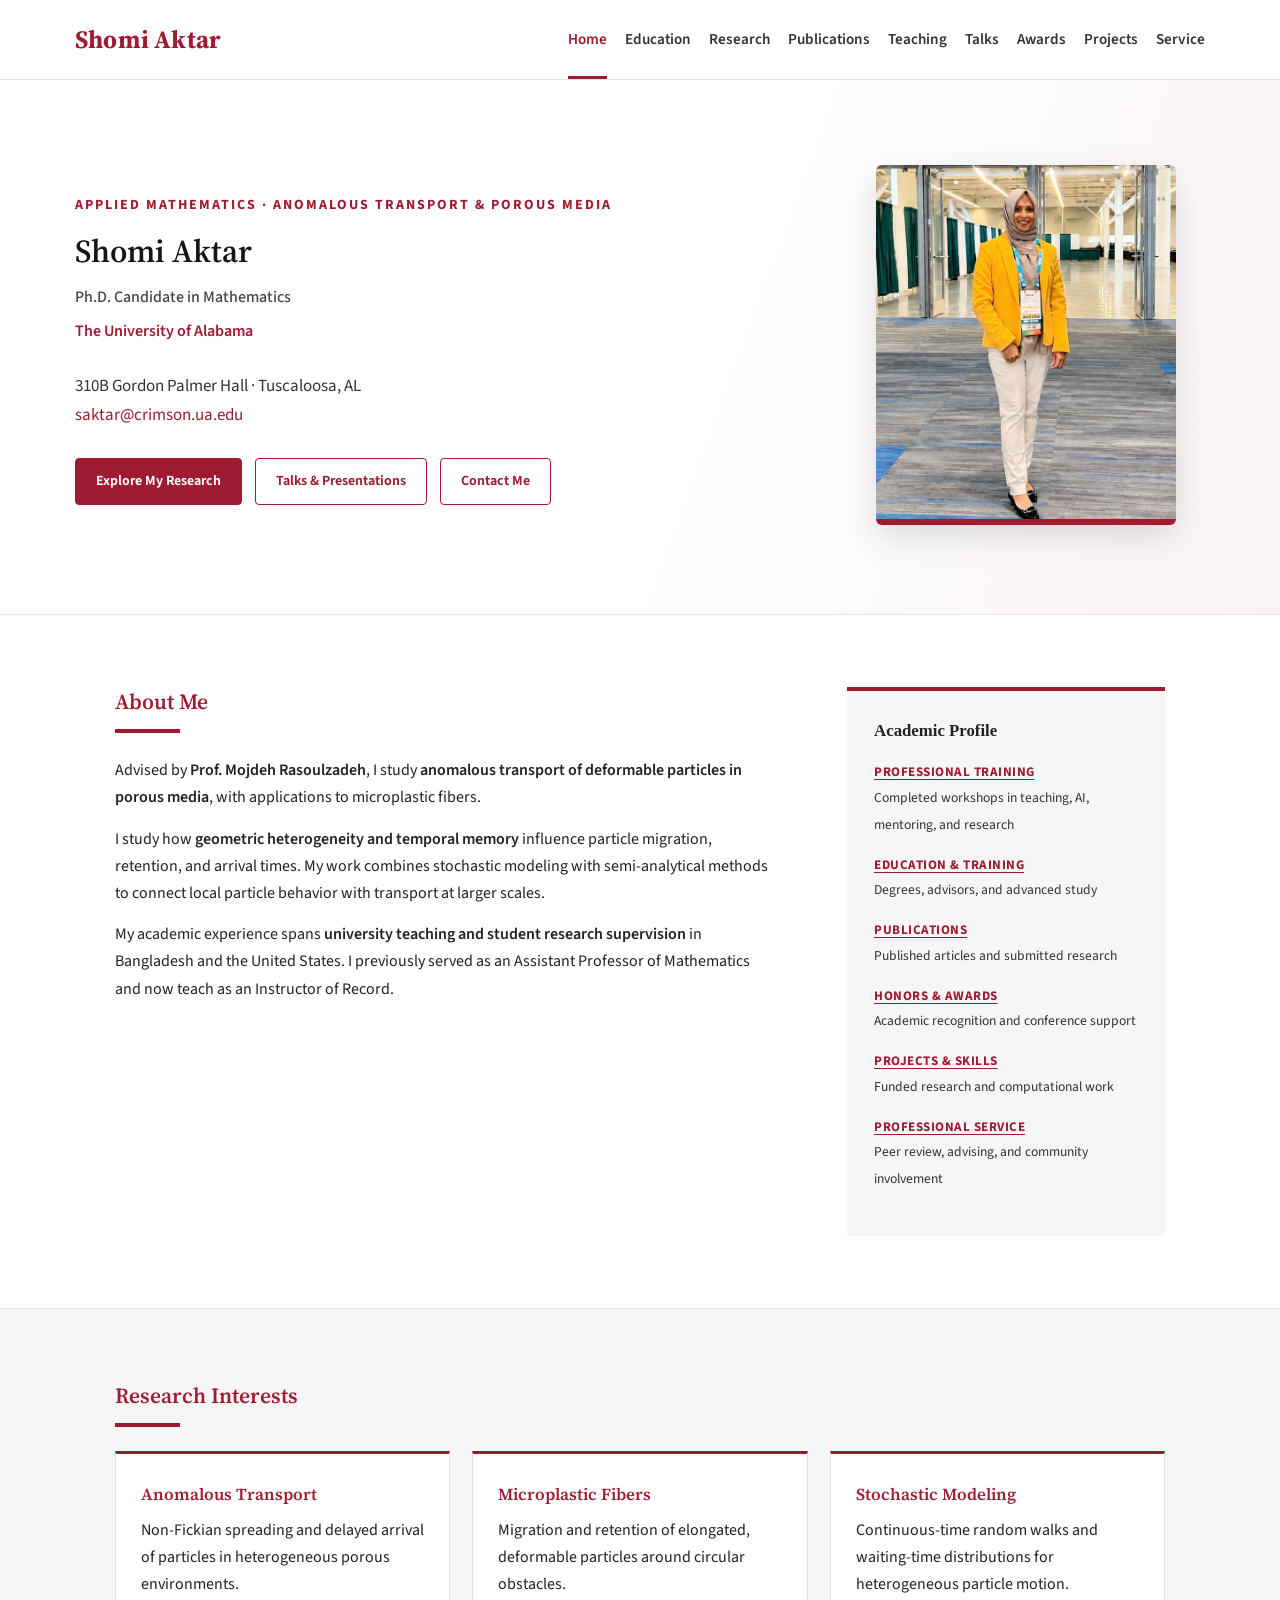
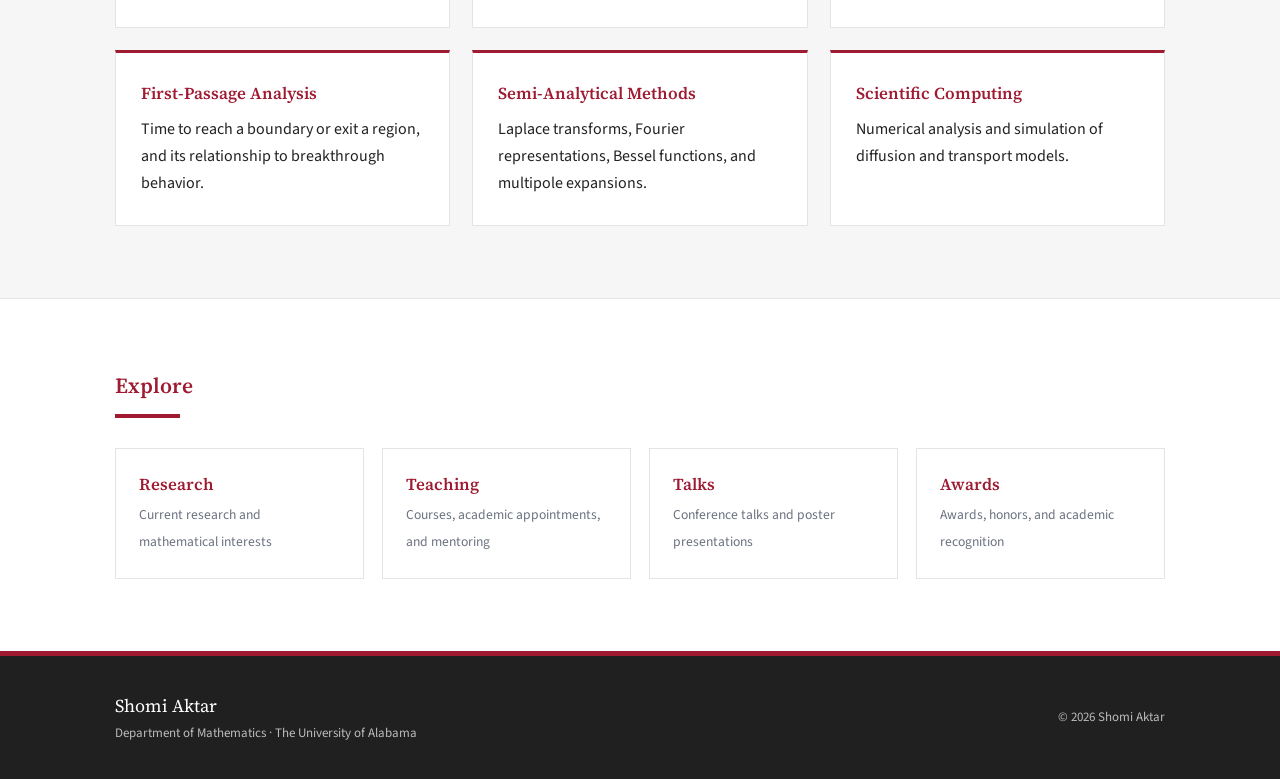
<file: index.html>
<!DOCTYPE html>
<html lang="en">

<head>
  <meta name="google-site-verification" content="-qsMEKippiDE68n0DfkRLY-4a-2fXHaoB4PXM5urF2s" />
  <meta charset="UTF-8">
  <meta name="viewport" content="width=device-width, initial-scale=1.0">

  <title>Shomi Aktar | Applied Mathematics</title>

  <meta name="description"
        content="Academic website of Shomi Aktar, Ph.D. Candidate in Mathematics at The University of Alabama. Research in applied mathematics, stochastic modeling, porous media transport, and scientific computing.">

  <link rel="stylesheet" href="/assets/site.css">
<link href="https://fonts.googleapis.com/css2?family=Source+Sans+3:wght@400;600;700&amp;family=Source+Serif+4:wght@400;600;700&amp;display=swap" rel="stylesheet">
</head>


<body><a class="skip-link" href="#main">Skip to content</a>




<header>

  <div class="nav-container">

    <a class="site-name" href="/">Shomi Aktar</a>

    <nav aria-label="Main navigation"><ul><li><a href="/" class="active" aria-current="page">Home</a></li>
<li><a href="/education/">Education</a></li>
<li><a href="/research/">Research</a></li>
<li><a href="/publications/">Publications</a></li>
<li><a href="/teaching/">Teaching</a></li>
<li><a href="/talks/">Talks</a></li>
<li><a href="/awards/">Awards</a></li>
<li><a href="/projects/">Projects</a></li>
<li><a href="/service/">Service</a></li></ul></nav>

  </div>

</header><main id="main">




<section class="hero">

  <div class="hero-container">

    <div>

      <div class="eyebrow">
  APPLIED MATHEMATICS · ANOMALOUS TRANSPORT &amp; POROUS MEDIA
</div>

<h1>Shomi Aktar</h1>

<h2>Ph.D. Candidate in Mathematics</h2>

<div class="university">
  The University of Alabama
</div>

<div style="font-family: inherit;
            font-size: 17px;
            line-height: 1.7;
            color: #333333;
            margin-top: 24px;
            margin-bottom: 28px;">

  310B Gordon Palmer Hall · Tuscaloosa, AL<br>

  <a href="mailto:saktar@crimson.ua.edu"
     style="color: #9E1B32; text-decoration: none;">
    saktar@crimson.ua.edu
  </a>

</div>
      
      <div class="hero-buttons">

        <a class="button button-primary"
           href="/research/">
          Explore My Research
        </a>

        <a class="button button-secondary"
           href="/talks/">
          Talks & Presentations
        </a>

        <a class="button button-secondary"
           href="mailto:saktar@crimson.ua.edu">
          Contact Me
        </a>

      </div>

    </div>


    <div class="photo-area">

      

      <img
        src="assets/shomi-profile.jpg"
        alt="Shomi Aktar"
        class="profile-photo">

    </div>

  </div>

</section>




<section>

  <div class="container">

    <div class="about-grid">

      <div class="about-text">

        <h2 class="section-title">About Me</h2>
        <div class="title-line"></div>

<p>Advised by <strong>Prof. Mojdeh Rasoulzadeh</strong>, I study <strong>anomalous transport of deformable particles in porous media</strong>, with applications to microplastic fibers.</p>
<p>I study how <strong>geometric heterogeneity and temporal memory</strong> influence particle migration, retention, and arrival times. My work combines stochastic modeling with semi-analytical methods to connect local particle behavior with transport at larger scales.</p>
<p>My academic experience spans <strong>university teaching and student research supervision</strong> in Bangladesh and the United States. I previously served as an Assistant Professor of Mathematics and now teach as an Instructor of Record.</p>
      </div>


      <aside class="info-box">
<h3>Academic Profile</h3>
<div class="info-item"><span class="info-label"><a href="/teaching/#professional-training">Professional Training</a></span><span class="info-value">Completed workshops in teaching, AI, mentoring, and research</span></div>
<div class="info-item"><span class="info-label"><a href="/education/">Education &amp; Training</a></span><span class="info-value">Degrees, advisors, and advanced study</span></div>
<div class="info-item"><span class="info-label"><a href="/publications/">Publications</a></span><span class="info-value">Published articles and submitted research</span></div>
<div class="info-item"><span class="info-label"><a href="/awards/">Honors &amp; Awards</a></span><span class="info-value">Academic recognition and conference support</span></div>
<div class="info-item"><span class="info-label"><a href="/projects/">Projects &amp; Skills</a></span><span class="info-value">Funded research and computational work</span></div>
<div class="info-item"><span class="info-label"><a href="/service/">Professional Service</a></span><span class="info-value">Peer review, advising, and community involvement</span></div>
</aside>
      
    </div>

  </div>

</section>




<section class="research-section">

  <div class="container">

    <h2 class="section-title">Research Interests</h2>
    <div class="title-line"></div>

    <div class="research-grid">


      <div class="research-card"><h3>Anomalous Transport</h3><p>Non-Fickian spreading and delayed arrival of particles in heterogeneous porous environments.</p></div>


      <div class="research-card"><h3>Microplastic Fibers</h3><p>Migration and retention of elongated, deformable particles around circular obstacles.</p></div>


      <div class="research-card"><h3>Stochastic Modeling</h3><p>Continuous-time random walks and waiting-time distributions for heterogeneous particle motion.</p></div>


      <div class="research-card"><h3>First-Passage Analysis</h3><p>Time to reach a boundary or exit a region, and its relationship to breakthrough behavior.</p></div>


      <div class="research-card"><h3>Semi-Analytical Methods</h3><p>Laplace transforms, Fourier representations, Bessel functions, and multipole expansions.</p></div>


      <div class="research-card"><h3>Scientific Computing</h3><p>Numerical analysis and simulation of diffusion and transport models.</p></div>


    </div>

  </div>

</section>




<section>

  <div class="container">

    <h2 class="section-title">Explore</h2>
    <div class="title-line"></div>

    <div class="quick-links">

      <a href="/research/" class="quick-link">
        <strong>Research</strong>
        <span>Current research and mathematical interests</span>
      </a>

      <a href="/teaching/" class="quick-link">
        <strong>Teaching</strong>
        <span>Courses, academic appointments, and mentoring</span>
      </a>

      <a href="/talks/" class="quick-link">
        <strong>Talks</strong>
        <span>Conference talks and poster presentations</span>
      </a>

      <a href="/awards/" class="quick-link">
        <strong>Awards</strong>
        <span>Awards, honors, and academic recognition</span>
      </a>

    </div>

  </div>

</section>




</main><footer>

  <div class="footer-container">

    <div>

      <div class="footer-name">
        Shomi Aktar
      </div>

      <div class="footer-text">
        Department of Mathematics · The University of Alabama
      </div>

    </div>


    <div class="footer-text">

      © 2026 Shomi Aktar

    </div>

  </div>

</footer>


</body>
</html>
</file>
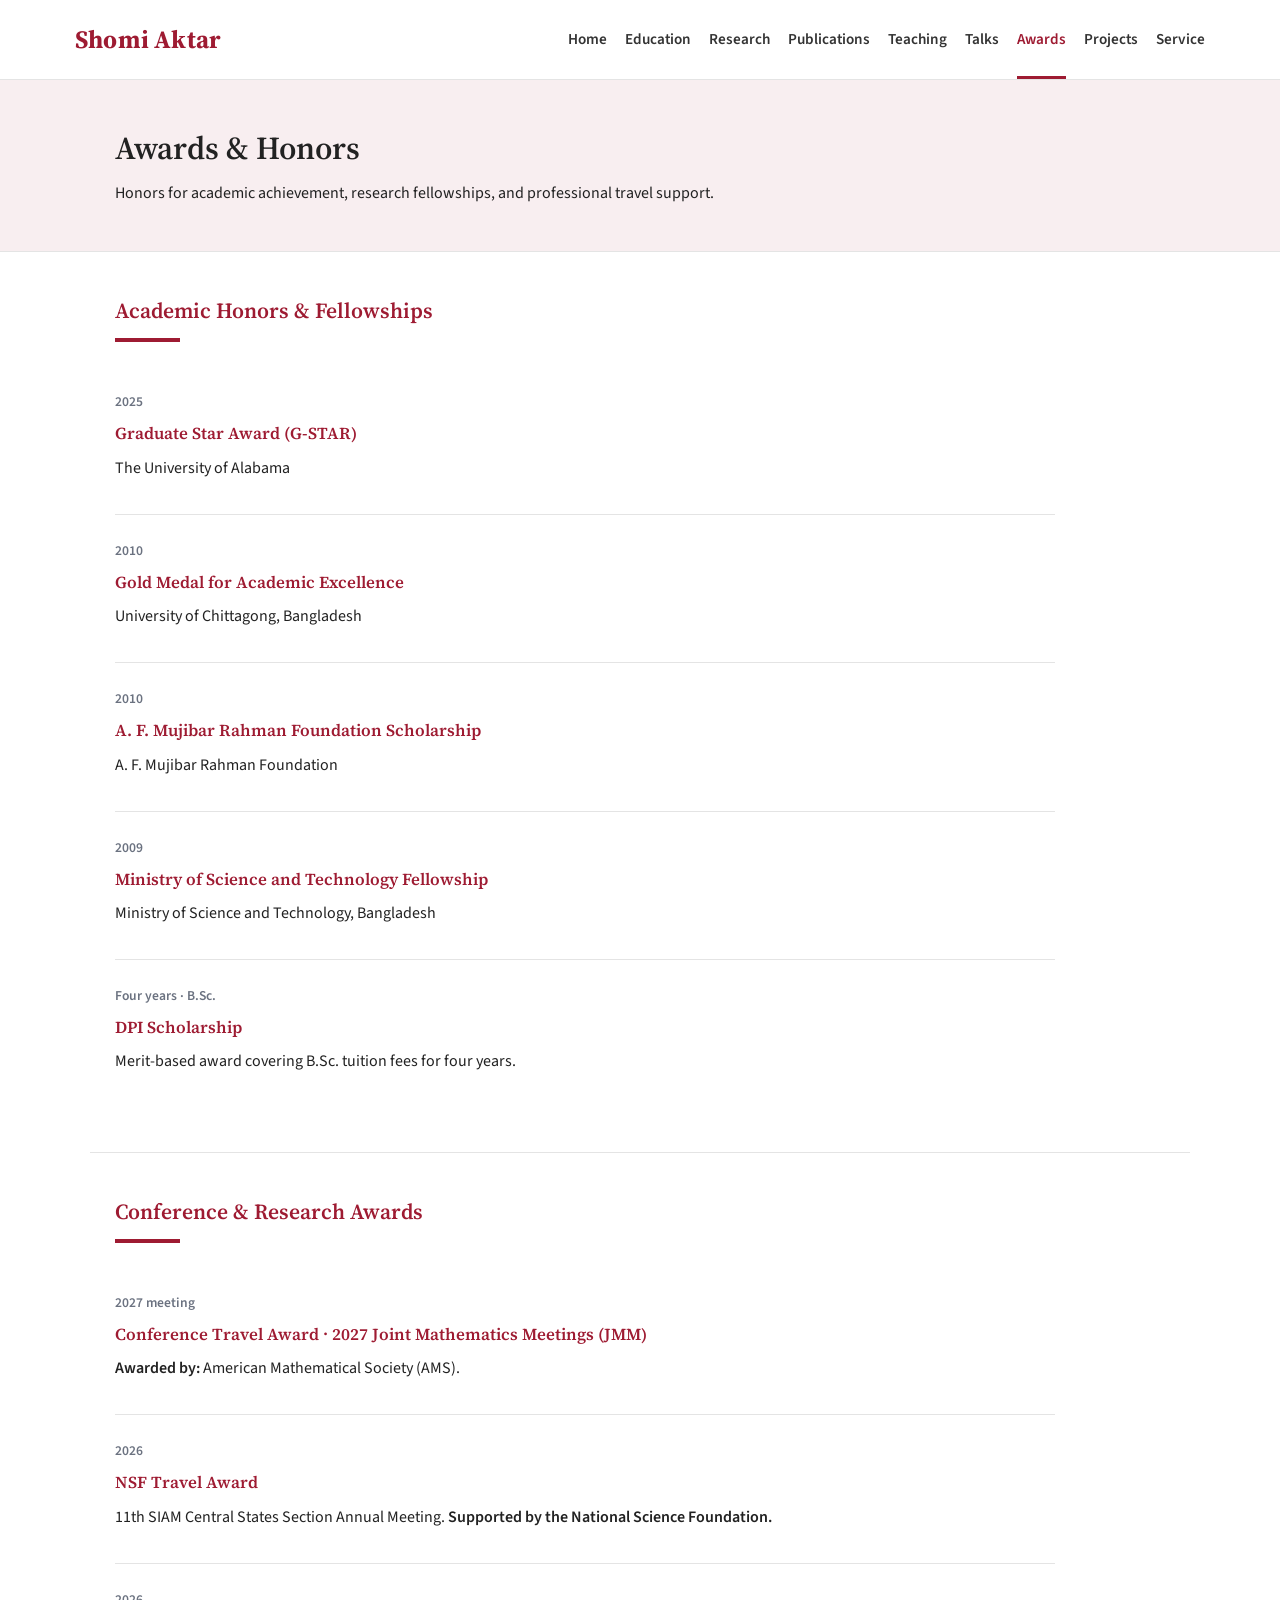
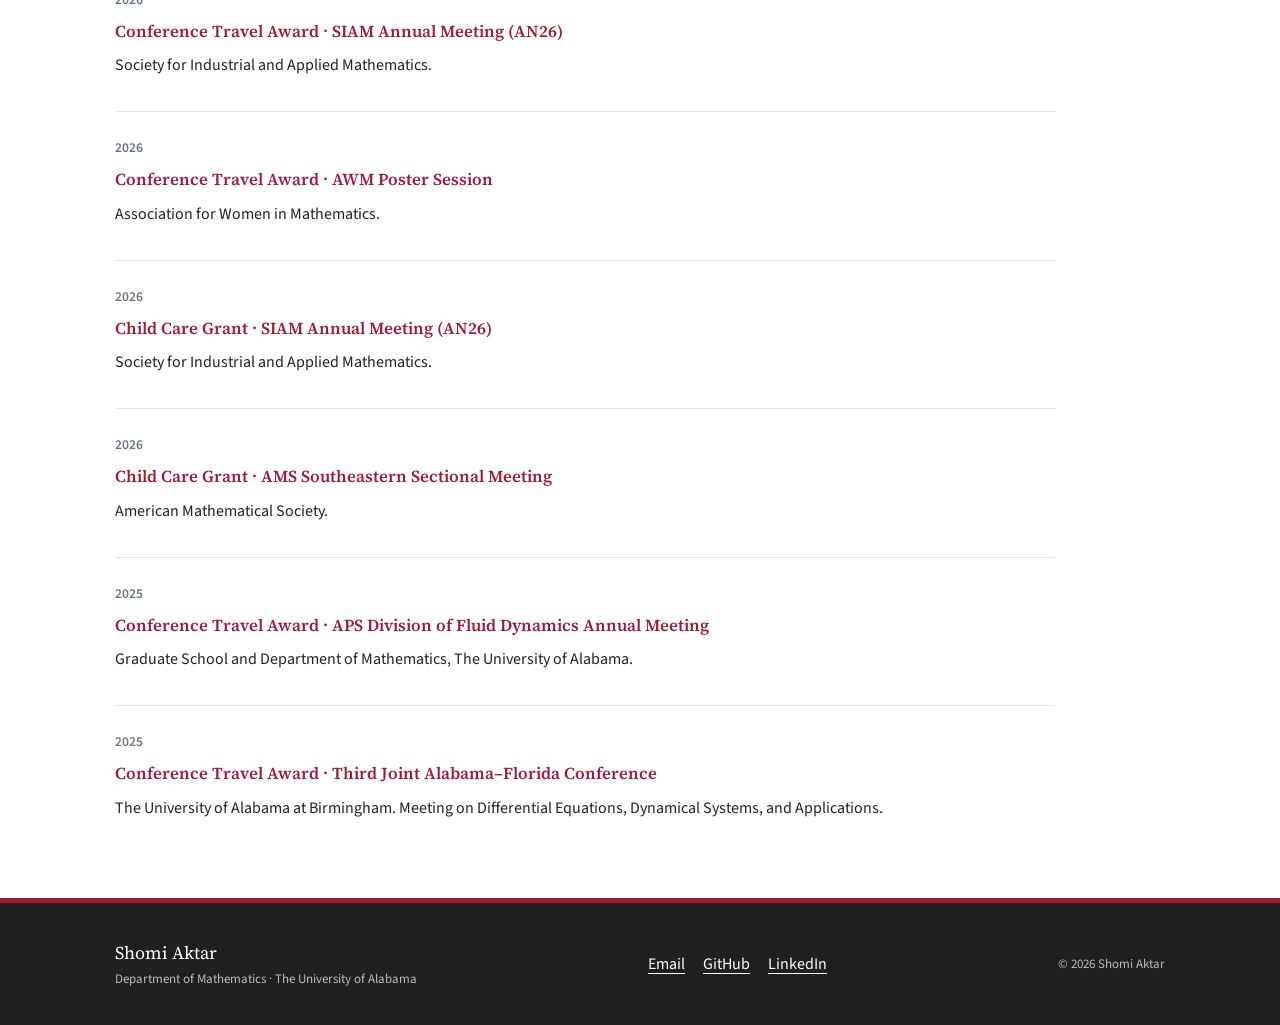
<file: awards/index.html>
<!DOCTYPE html>
<html lang="en"><head><meta charset="UTF-8"><meta name="viewport" content="width=device-width, initial-scale=1.0">
<title>Awards &amp; Honors | Shomi Aktar</title><meta name="description" content="Honors for academic achievement, research fellowships, and professional travel support."><link rel="stylesheet" href="/assets/site.css"><link href="https://fonts.googleapis.com/css2?family=Source+Sans+3:wght@400;600;700&amp;family=Source+Serif+4:wght@400;600;700&amp;display=swap" rel="stylesheet">
</head>
<body><a class="skip-link" href="#main">Skip to content</a>
<header><div class="nav-container"><a class="site-name" href="/">Shomi Aktar</a><nav aria-label="Main navigation"><ul><li><a href="/">Home</a></li>
<li><a href="/education/">Education</a></li>
<li><a href="/research/">Research</a></li>
<li><a href="/publications/">Publications</a></li>
<li><a href="/teaching/">Teaching</a></li>
<li><a href="/talks/">Talks</a></li>
<li><a href="/awards/" class="active" aria-current="page">Awards</a></li>
<li><a href="/projects/">Projects</a></li>
<li><a href="/service/">Service</a></li></ul></nav></div></header>
<main id="main"><section class="page-heading"><div class="container"><h1>Awards &amp; Honors</h1><p>Honors for academic achievement, research fellowships, and professional travel support.</p></div></section><section class="container content-section"><h2 class="section-title">Academic Honors &amp; Fellowships</h2><div class="title-line"></div><article class="entry"><div class="meta">2025</div><h3>Graduate Star Award (G-STAR)</h3><p>The University of Alabama</p></article><article class="entry"><div class="meta">2010</div><h3>Gold Medal for Academic Excellence</h3><p>University of Chittagong, Bangladesh</p></article><article class="entry"><div class="meta">2010</div><h3>A. F. Mujibar Rahman Foundation Scholarship</h3><p>A. F. Mujibar Rahman Foundation</p></article><article class="entry"><div class="meta">2009</div><h3>Ministry of Science and Technology Fellowship</h3><p>Ministry of Science and Technology, Bangladesh</p></article><article class="entry" id="dpi-scholarship"><div class="meta">Four years · B.Sc.</div><h3>DPI Scholarship</h3><p>Merit-based award covering B.Sc. tuition fees for four years.</p></article></section><section class="container content-section"><h2 class="section-title">Conference &amp; Research Awards</h2><div class="title-line"></div><article class="entry" id="jmm-2027-travel-grant"><div class="meta">2027 meeting</div><h3>Conference Travel Award · 2027 Joint Mathematics Meetings (JMM)</h3><p><strong>Awarded by:</strong> American Mathematical Society (AMS).</p></article><article class="entry"><div class="meta">2026</div><h3>NSF Travel Award</h3><p>11th SIAM Central States Section Annual Meeting. <strong>Supported by the National Science Foundation.</strong></p></article><article class="entry"><div class="meta">2026</div><h3>Conference Travel Award · SIAM Annual Meeting (AN26)</h3><p>Society for Industrial and Applied Mathematics.</p></article><article class="entry"><div class="meta">2026</div><h3>Conference Travel Award · AWM Poster Session</h3><p>Association for Women in Mathematics.</p></article><article class="entry"><div class="meta">2026</div><h3>Child Care Grant · SIAM Annual Meeting (AN26)</h3><p>Society for Industrial and Applied Mathematics.</p></article><article class="entry"><div class="meta">2026</div><h3>Child Care Grant · AMS Southeastern Sectional Meeting</h3><p>American Mathematical Society.</p></article><article class="entry"><div class="meta">2025</div><h3>Conference Travel Award · APS Division of Fluid Dynamics Annual Meeting</h3><p>Graduate School and Department of Mathematics, The University of Alabama.</p></article><article class="entry"><div class="meta">2025</div><h3>Conference Travel Award · Third Joint Alabama–Florida Conference</h3><p>The University of Alabama at Birmingham. Meeting on Differential Equations, Dynamical Systems, and Applications.</p></article></section></main>
<footer><div class="footer-container"><div><div class="footer-name">Shomi Aktar</div><div class="footer-text">Department of Mathematics · The University of Alabama</div></div><div class="footer-links"><a href="mailto:saktar@crimson.ua.edu">Email</a><a href="https://github.com/Shomi-Aktar">GitHub</a><a href="https://linkedin.com/in/shomi-aktar">LinkedIn</a></div><div class="footer-text">© 2026 Shomi Aktar</div></div></footer>
</body></html>
</file>
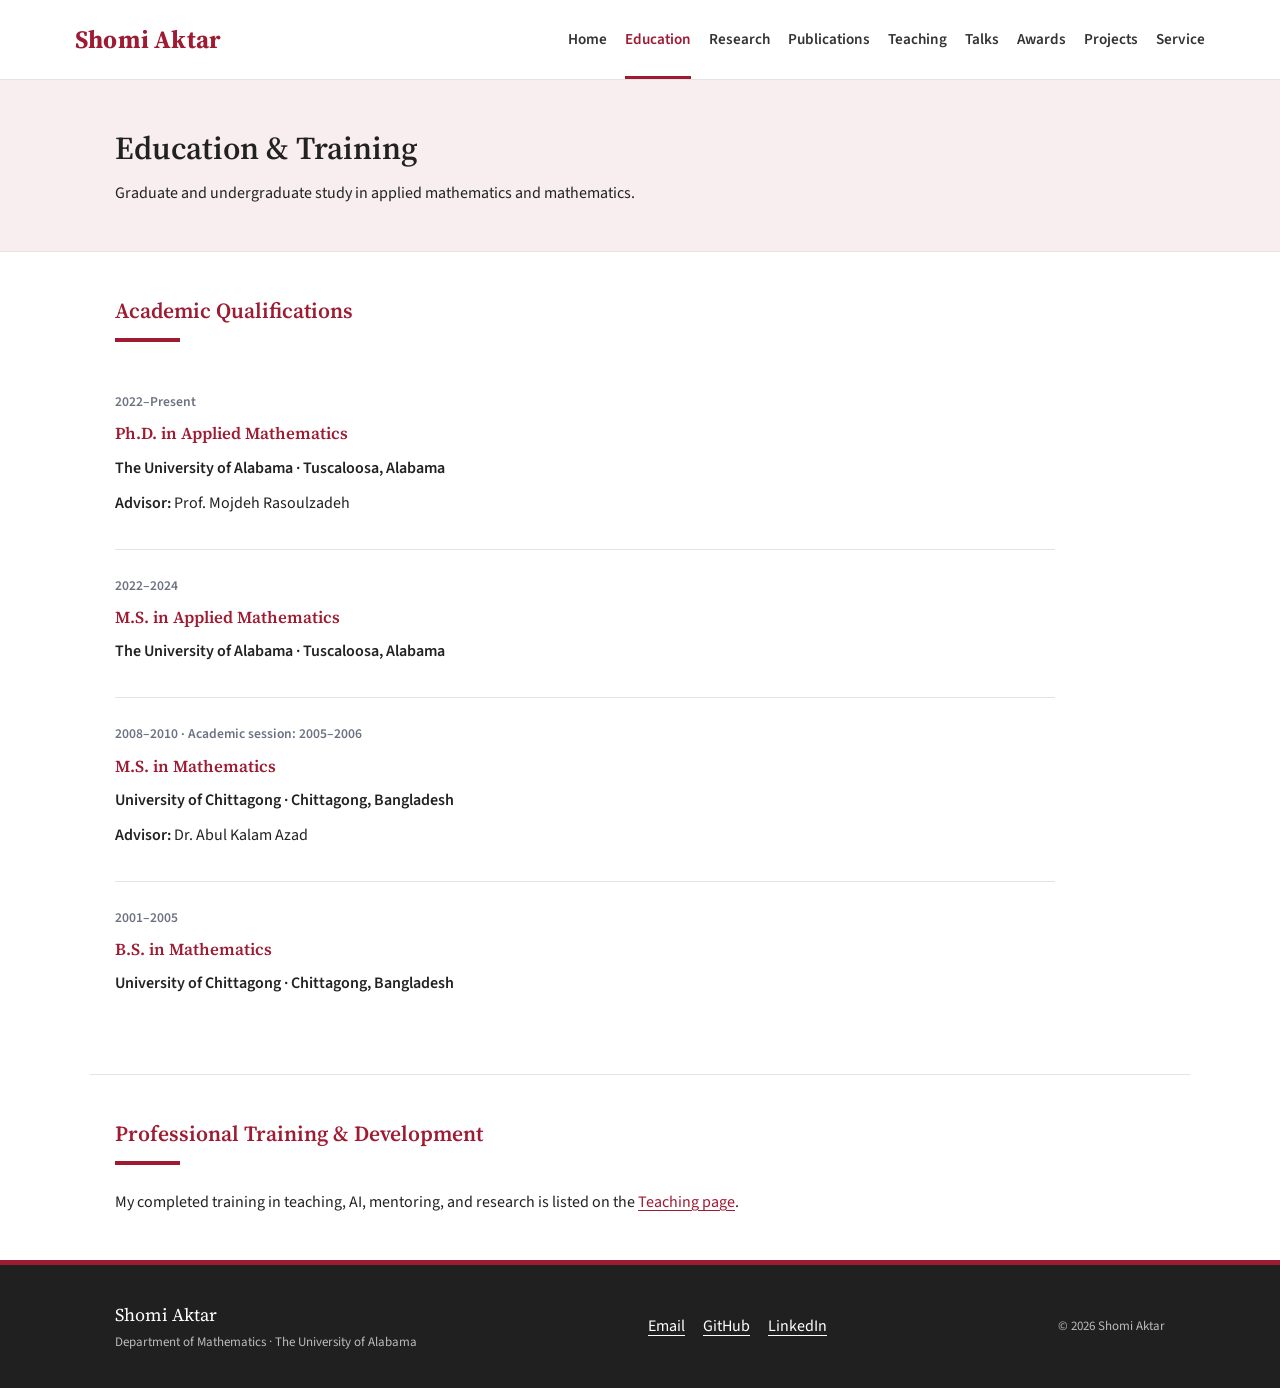
<file: education/index.html>
<!DOCTYPE html>
<html lang="en"><head><meta charset="UTF-8"><meta name="viewport" content="width=device-width, initial-scale=1.0">
<title>Education &amp; Training | Shomi Aktar</title><meta name="description" content="Graduate and undergraduate study in applied mathematics and mathematics."><link rel="stylesheet" href="/assets/site.css"><link href="https://fonts.googleapis.com/css2?family=Source+Sans+3:wght@400;600;700&amp;family=Source+Serif+4:wght@400;600;700&amp;display=swap" rel="stylesheet">
</head>
<body><a class="skip-link" href="#main">Skip to content</a>
<header><div class="nav-container"><a class="site-name" href="/">Shomi Aktar</a><nav aria-label="Main navigation"><ul><li><a href="/">Home</a></li>
<li><a href="/education/" class="active" aria-current="page">Education</a></li>
<li><a href="/research/">Research</a></li>
<li><a href="/publications/">Publications</a></li>
<li><a href="/teaching/">Teaching</a></li>
<li><a href="/talks/">Talks</a></li>
<li><a href="/awards/">Awards</a></li>
<li><a href="/projects/">Projects</a></li>
<li><a href="/service/">Service</a></li></ul></nav></div></header>
<main id="main"><section class="page-heading"><div class="container"><h1>Education &amp; Training</h1><p>Graduate and undergraduate study in applied mathematics and mathematics.</p></div></section><section class="container content-section"><h2 class="section-title">Academic Qualifications</h2><div class="title-line"></div><article class="entry"><div class="meta">2022–Present</div><h3>Ph.D. in Applied Mathematics</h3><p><strong>The University of Alabama · Tuscaloosa, Alabama</strong></p><p><strong>Advisor:</strong> Prof. Mojdeh Rasoulzadeh</p></article><article class="entry"><div class="meta">2022–2024</div><h3>M.S. in Applied Mathematics</h3><p><strong>The University of Alabama · Tuscaloosa, Alabama</strong></p></article><article class="entry"><div class="meta">2008–2010 · Academic session: 2005–2006</div><h3>M.S. in Mathematics</h3><p><strong>University of Chittagong · Chittagong, Bangladesh</strong></p><p><strong>Advisor:</strong> Dr. Abul Kalam Azad</p></article><article class="entry"><div class="meta">2001–2005</div><h3>B.S. in Mathematics</h3><p><strong>University of Chittagong · Chittagong, Bangladesh</strong></p></article></section><section class="container content-section"><h2 class="section-title">Professional Training &amp; Development</h2><div class="title-line"></div><p>My completed training in teaching, AI, mentoring, and research is listed on the <a href="/teaching/#professional-training">Teaching page</a>.</p></section></main>
<footer><div class="footer-container"><div><div class="footer-name">Shomi Aktar</div><div class="footer-text">Department of Mathematics · The University of Alabama</div></div><div class="footer-links"><a href="mailto:saktar@crimson.ua.edu">Email</a><a href="https://github.com/Shomi-Aktar">GitHub</a><a href="https://linkedin.com/in/shomi-aktar">LinkedIn</a></div><div class="footer-text">© 2026 Shomi Aktar</div></div></footer>
</body></html>
</file>
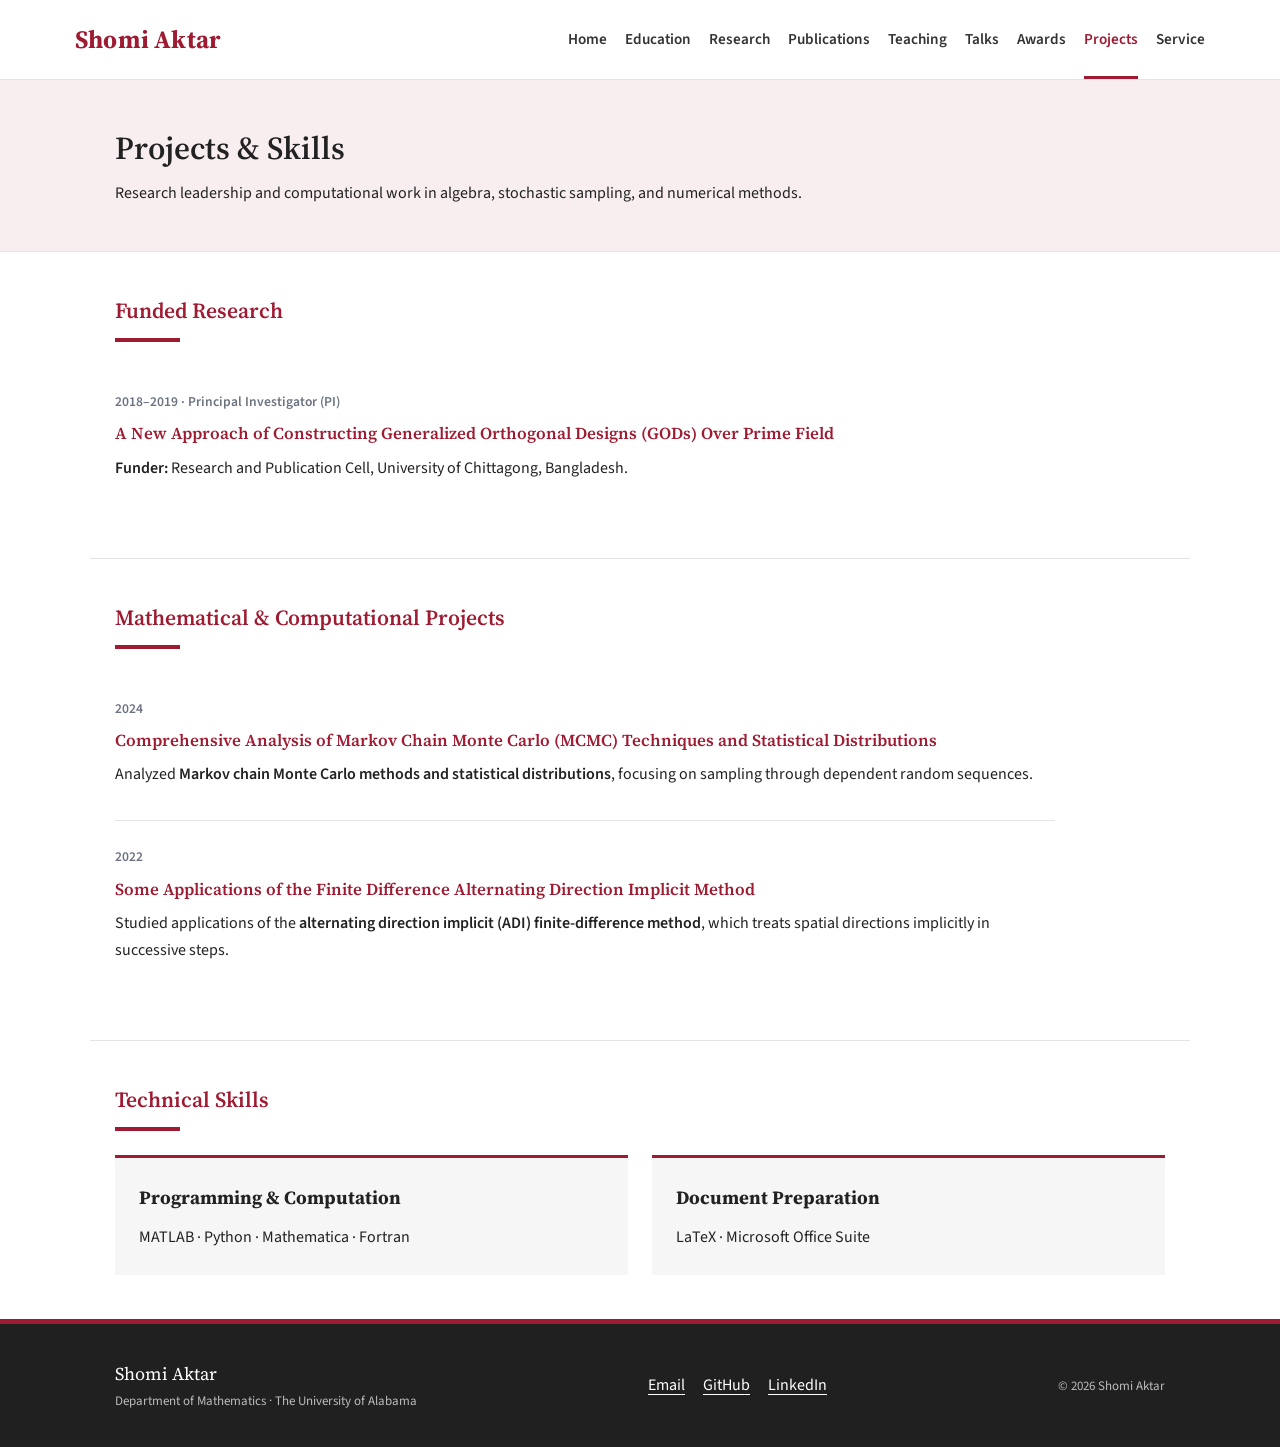
<file: projects/index.html>
<!DOCTYPE html>
<html lang="en"><head><meta charset="UTF-8"><meta name="viewport" content="width=device-width, initial-scale=1.0">
<title>Projects &amp; Skills | Shomi Aktar</title><meta name="description" content="Research leadership and computational work in algebra, stochastic sampling, and numerical methods."><link rel="stylesheet" href="/assets/site.css"><link href="https://fonts.googleapis.com/css2?family=Source+Sans+3:wght@400;600;700&amp;family=Source+Serif+4:wght@400;600;700&amp;display=swap" rel="stylesheet">
</head>
<body><a class="skip-link" href="#main">Skip to content</a>
<header><div class="nav-container"><a class="site-name" href="/">Shomi Aktar</a><nav aria-label="Main navigation"><ul><li><a href="/">Home</a></li>
<li><a href="/education/">Education</a></li>
<li><a href="/research/">Research</a></li>
<li><a href="/publications/">Publications</a></li>
<li><a href="/teaching/">Teaching</a></li>
<li><a href="/talks/">Talks</a></li>
<li><a href="/awards/">Awards</a></li>
<li><a href="/projects/" class="active" aria-current="page">Projects</a></li>
<li><a href="/service/">Service</a></li></ul></nav></div></header>
<main id="main"><section class="page-heading"><div class="container"><h1>Projects &amp; Skills</h1><p>Research leadership and computational work in algebra, stochastic sampling, and numerical methods.</p></div></section><section class="container content-section"><h2 class="section-title">Funded Research</h2><div class="title-line"></div><article class="entry"><div class="meta">2018–2019 · Principal Investigator (PI)</div><h3>A New Approach of Constructing Generalized Orthogonal Designs (GODs) Over Prime Field</h3><p><strong>Funder:</strong> Research and Publication Cell, University of Chittagong, Bangladesh.</p></article></section><section class="container content-section"><h2 class="section-title">Mathematical &amp; Computational Projects</h2><div class="title-line"></div><article class="entry"><div class="meta">2024</div><h3>Comprehensive Analysis of Markov Chain Monte Carlo (MCMC) Techniques and Statistical Distributions</h3><p>Analyzed <strong>Markov chain Monte Carlo methods and statistical distributions</strong>, focusing on sampling through dependent random sequences.</p></article><article class="entry"><div class="meta">2022</div><h3>Some Applications of the Finite Difference Alternating Direction Implicit Method</h3><p>Studied applications of the <strong>alternating direction implicit (ADI) finite-difference method</strong>, which treats spatial directions implicitly in successive steps.</p></article></section><section class="container content-section"><h2 class="section-title">Technical Skills</h2><div class="title-line"></div><div class="skills-grid"><article><h3>Programming &amp; Computation</h3><p>MATLAB · Python · Mathematica · Fortran</p></article><article><h3>Document Preparation</h3><p>LaTeX · Microsoft Office Suite</p></article></div></section></main>
<footer><div class="footer-container"><div><div class="footer-name">Shomi Aktar</div><div class="footer-text">Department of Mathematics · The University of Alabama</div></div><div class="footer-links"><a href="mailto:saktar@crimson.ua.edu">Email</a><a href="https://github.com/Shomi-Aktar">GitHub</a><a href="https://linkedin.com/in/shomi-aktar">LinkedIn</a></div><div class="footer-text">© 2026 Shomi Aktar</div></div></footer>
</body></html>
</file>
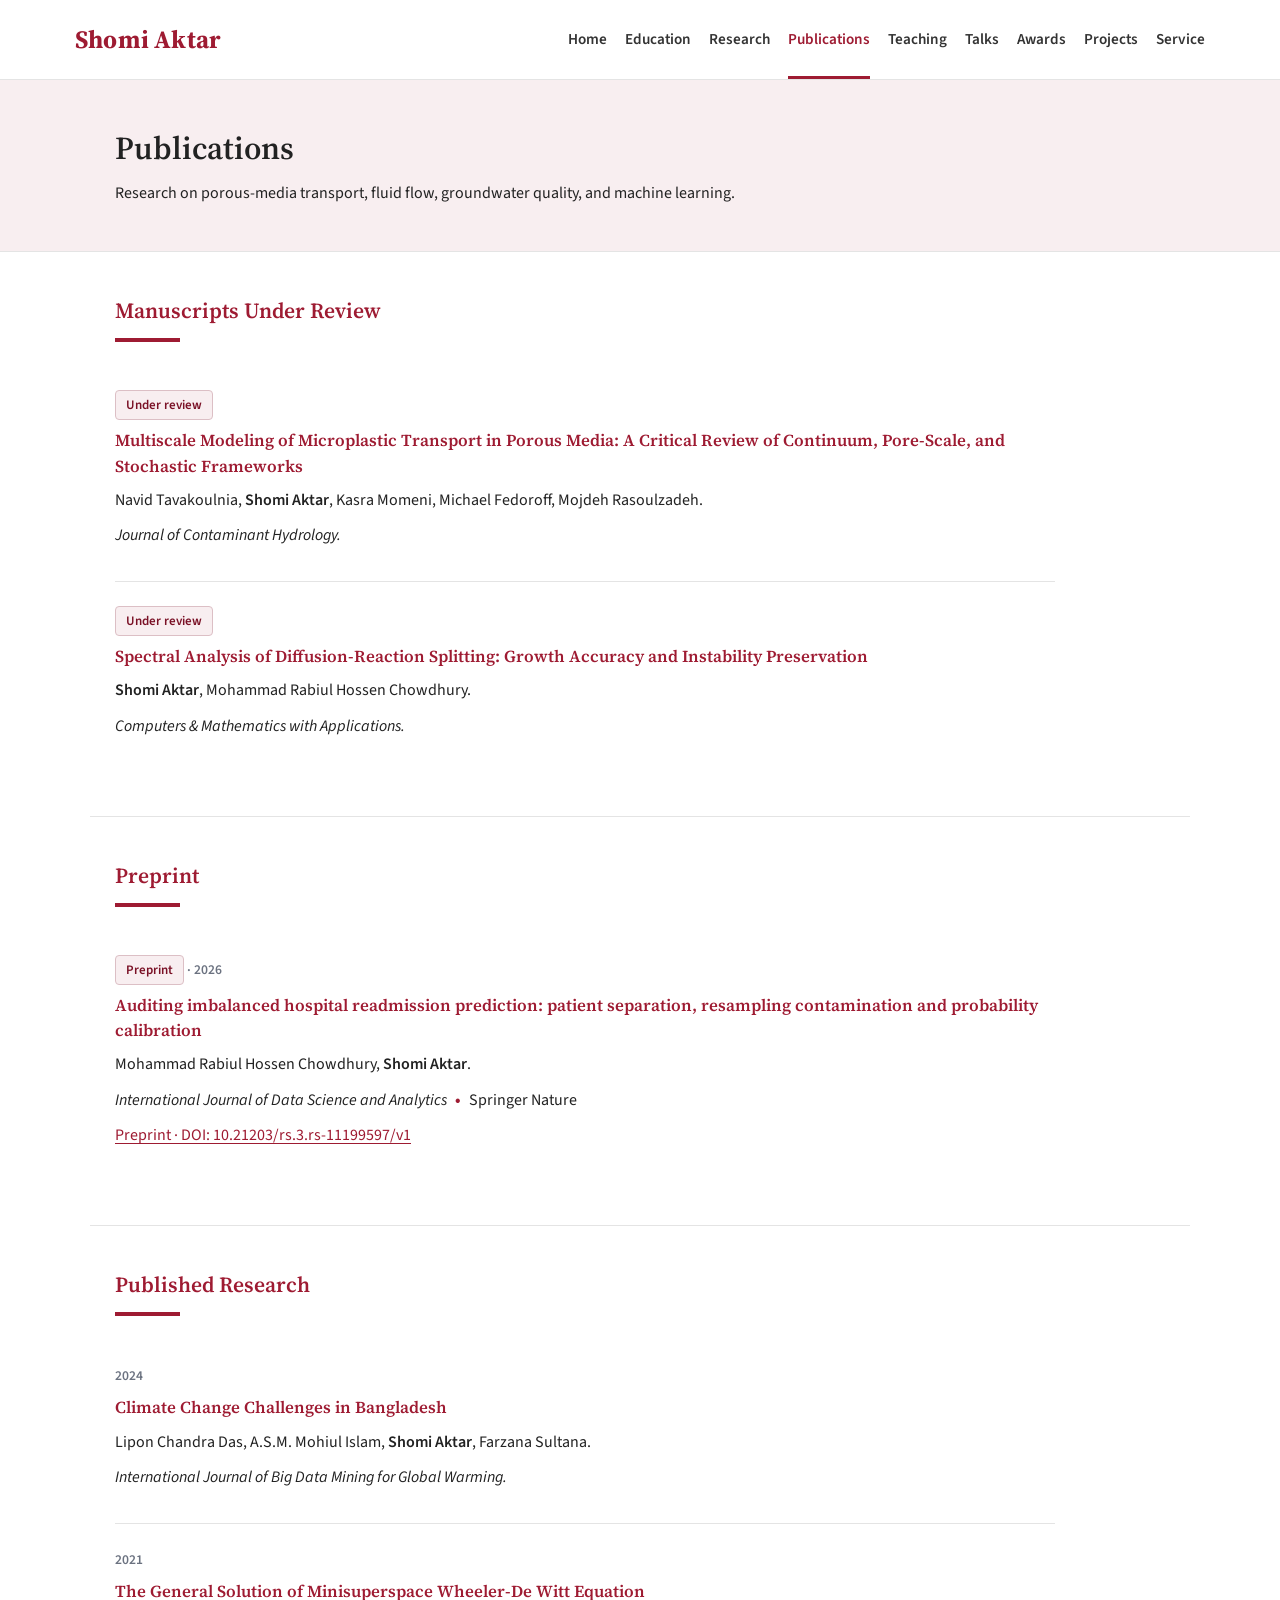
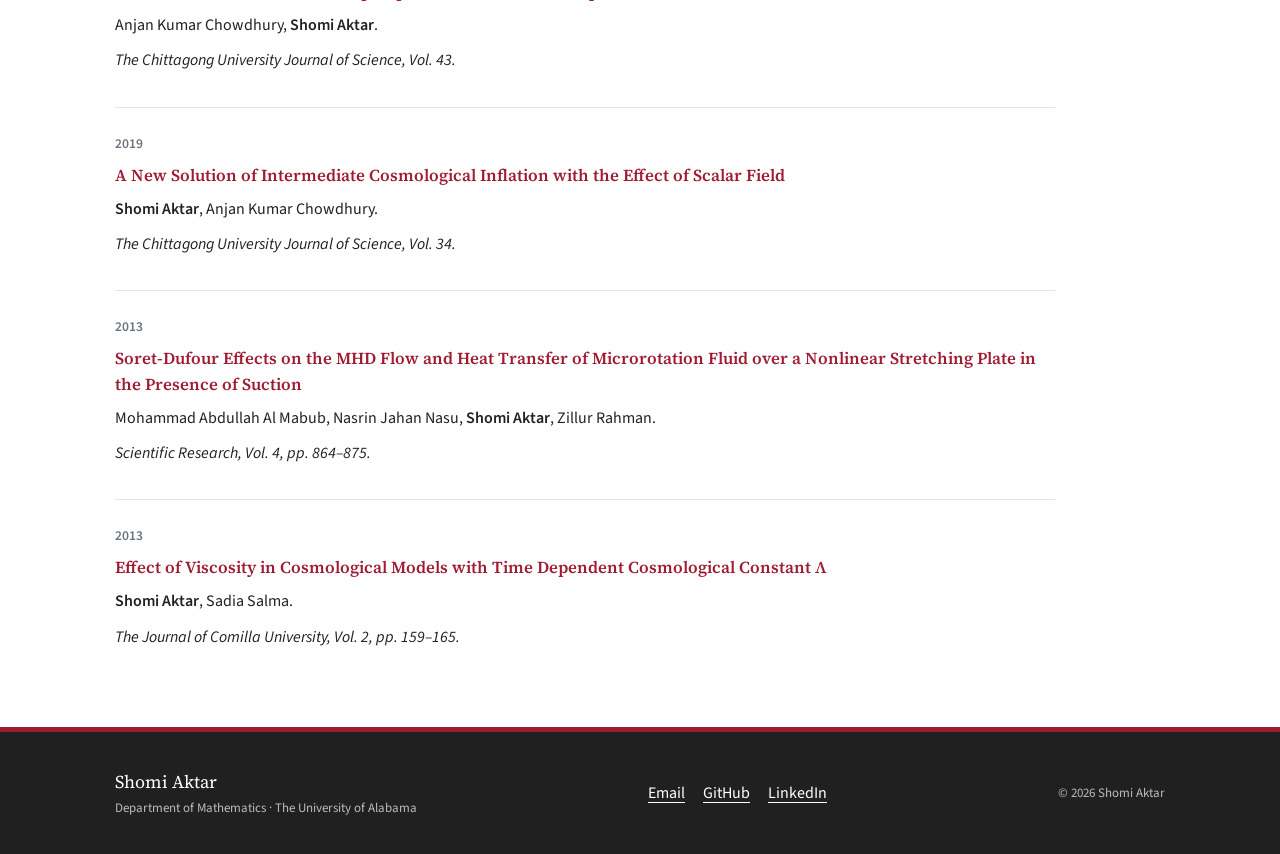
<file: publications/index.html>
<!DOCTYPE html>
<html lang="en"><head><meta charset="UTF-8"><meta name="viewport" content="width=device-width, initial-scale=1.0">
<title>Publications | Shomi Aktar</title><meta name="description" content="Research on porous-media transport, fluid flow, groundwater quality, and machine learning."><link rel="stylesheet" href="/assets/site.css"><link href="https://fonts.googleapis.com/css2?family=Source+Sans+3:wght@400;600;700&amp;family=Source+Serif+4:wght@400;600;700&amp;display=swap" rel="stylesheet">
</head>
<body><a class="skip-link" href="#main">Skip to content</a>
<header><div class="nav-container"><a class="site-name" href="/">Shomi Aktar</a><nav aria-label="Main navigation"><ul><li><a href="/">Home</a></li>
<li><a href="/education/">Education</a></li>
<li><a href="/research/">Research</a></li>
<li><a href="/publications/" class="active" aria-current="page">Publications</a></li>
<li><a href="/teaching/">Teaching</a></li>
<li><a href="/talks/">Talks</a></li>
<li><a href="/awards/">Awards</a></li>
<li><a href="/projects/">Projects</a></li>
<li><a href="/service/">Service</a></li></ul></nav></div></header>
<main id="main"><section class="page-heading"><div class="container"><h1>Publications</h1><p>Research on porous-media transport, fluid flow, groundwater quality, and machine learning.</p></div></section><section class="container content-section"><h2 class="section-title">Manuscripts Under Review</h2><div class="title-line"></div><article class="entry"><div class="meta"><span class="status">Under review</span></div><h3>Multiscale Modeling of Microplastic Transport in Porous Media: A Critical Review of Continuum, Pore-Scale, and Stochastic Frameworks</h3><p>Navid Tavakoulnia, <strong>Shomi Aktar</strong>, Kasra Momeni, Michael Fedoroff, Mojdeh Rasoulzadeh.</p><p><em>Journal of Contaminant Hydrology.</em></p></article><article class="entry" id="diffusion-reaction-splitting"><div class="meta"><span class="status">Under review</span></div><h3>Spectral Analysis of Diffusion-Reaction Splitting: Growth Accuracy and Instability Preservation</h3><p><strong>Shomi Aktar</strong>, Mohammad Rabiul Hossen Chowdhury.</p><p><em>Computers &amp; Mathematics with Applications.</em></p></article></section><section class="container content-section" id="preprints"><h2 class="section-title">Preprint</h2><div class="title-line"></div><article class="entry" id="hospital-readmission-preprint"><div class="meta"><span class="status">Preprint</span> · 2026</div><h3>Auditing imbalanced hospital readmission prediction: patient separation, resampling contamination and probability calibration</h3><p>Mohammad Rabiul Hossen Chowdhury, <strong>Shomi Aktar</strong>.</p><p><em>International Journal of Data Science and Analytics</em> <span aria-hidden="true" style="color:#9e1b32;font-weight:700;margin:0 .3em">&bull;</span> Springer Nature</p><p><a href="https://doi.org/10.21203/rs.3.rs-11199597/v1">Preprint · DOI: 10.21203/rs.3.rs-11199597/v1</a></p></article></section><section class="container content-section"><h2 class="section-title">Published Research</h2><div class="title-line"></div><article class="entry"><div class="meta">2024</div><h3>Climate Change Challenges in Bangladesh</h3><p>Lipon Chandra Das, A.S.M. Mohiul Islam, <strong>Shomi Aktar</strong>, Farzana Sultana.</p><p><em>International Journal of Big Data Mining for Global Warming.</em></p></article><article class="entry"><div class="meta">2021</div><h3>The General Solution of Minisuperspace Wheeler-De Witt Equation</h3><p>Anjan Kumar Chowdhury, <strong>Shomi Aktar</strong>.</p><p><em>The Chittagong University Journal of Science, Vol. 43.</em></p></article><article class="entry"><div class="meta">2019</div><h3>A New Solution of Intermediate Cosmological Inflation with the Effect of Scalar Field</h3><p><strong>Shomi Aktar</strong>, Anjan Kumar Chowdhury.</p><p><em>The Chittagong University Journal of Science, Vol. 34.</em></p></article><article class="entry"><div class="meta">2013</div><h3>Soret-Dufour Effects on the MHD Flow and Heat Transfer of Microrotation Fluid over a Nonlinear Stretching Plate in the Presence of Suction</h3><p>Mohammad Abdullah Al Mabub, Nasrin Jahan Nasu, <strong>Shomi Aktar</strong>, Zillur Rahman.</p><p><em>Scientific Research, Vol. 4, pp. 864–875.</em></p></article><article class="entry"><div class="meta">2013</div><h3>Effect of Viscosity in Cosmological Models with Time Dependent Cosmological Constant Λ</h3><p><strong>Shomi Aktar</strong>, Sadia Salma.</p><p><em>The Journal of Comilla University, Vol. 2, pp. 159–165.</em></p></article></section></main>
<footer><div class="footer-container"><div><div class="footer-name">Shomi Aktar</div><div class="footer-text">Department of Mathematics · The University of Alabama</div></div><div class="footer-links"><a href="mailto:saktar@crimson.ua.edu">Email</a><a href="https://github.com/Shomi-Aktar">GitHub</a><a href="https://linkedin.com/in/shomi-aktar">LinkedIn</a></div><div class="footer-text">© 2026 Shomi Aktar</div></div></footer>
</body></html>
</file>
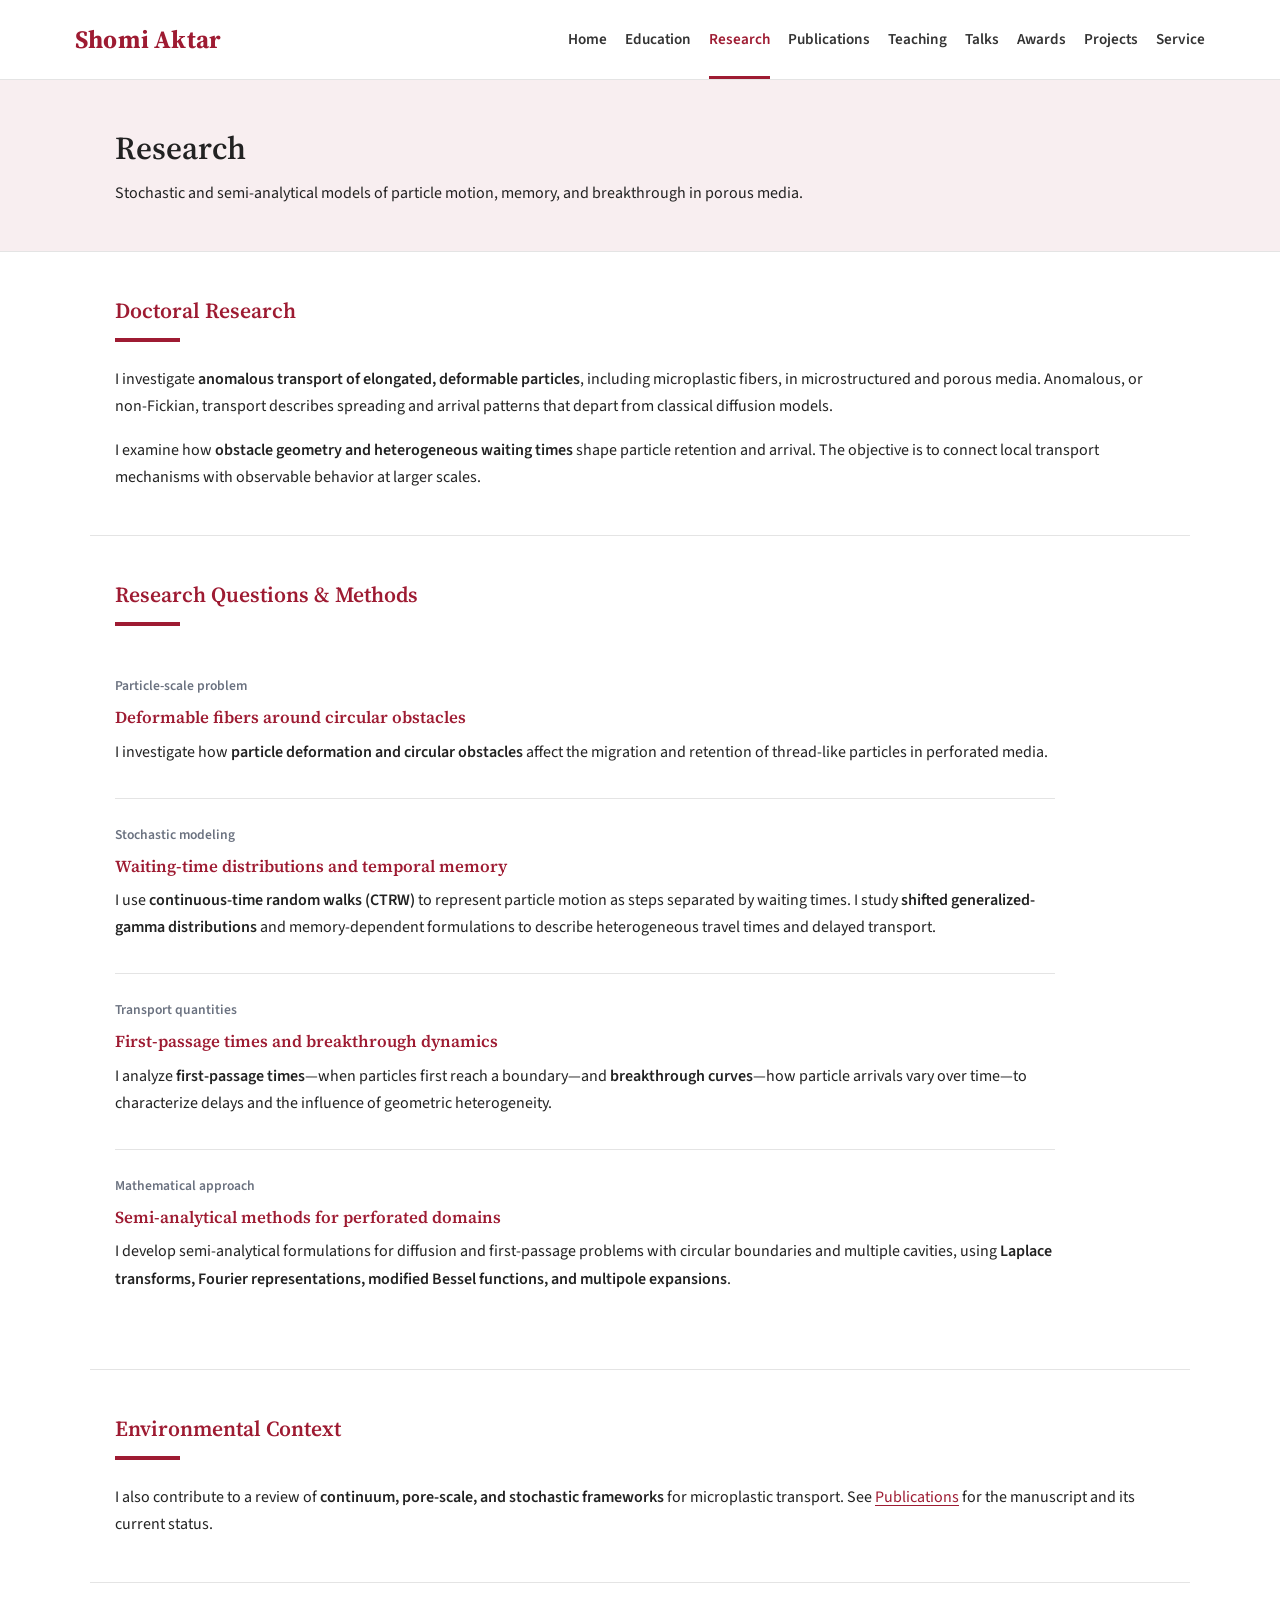
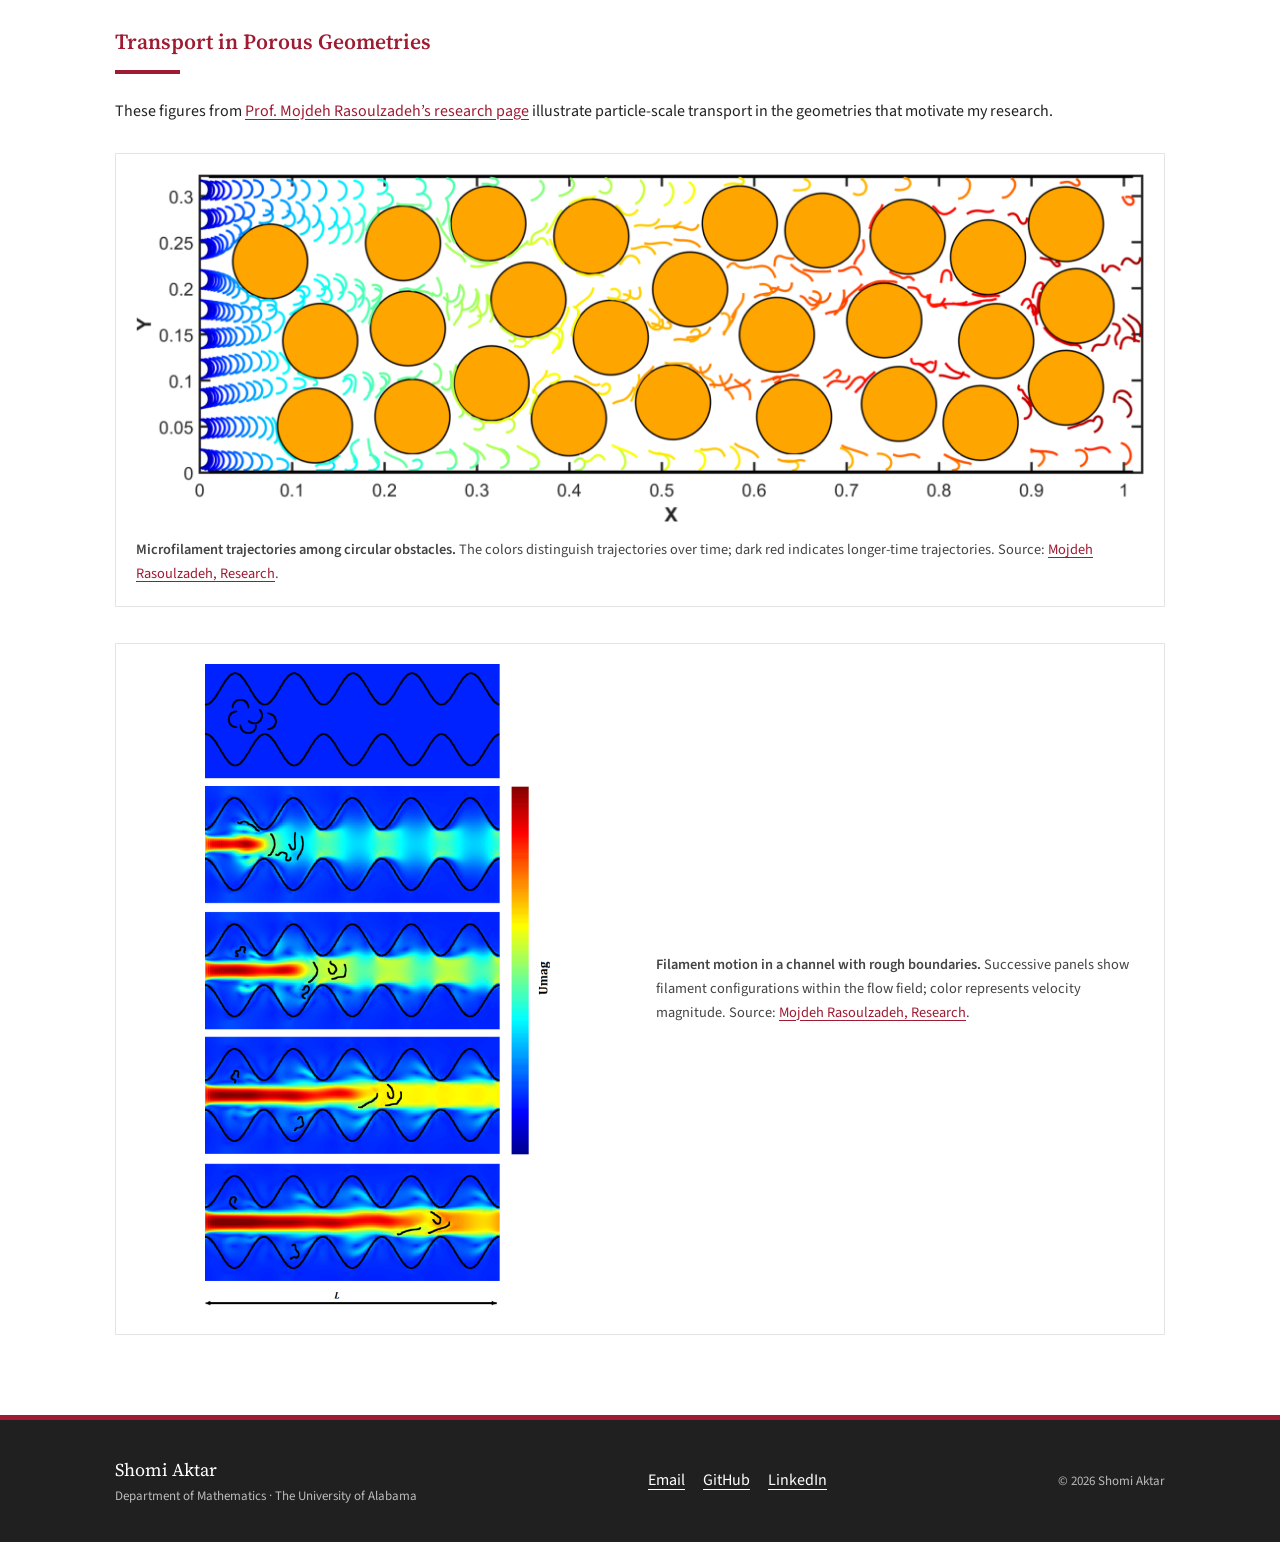
<file: research/index.html>
<!DOCTYPE html>
<html lang="en"><head><meta charset="UTF-8"><meta name="viewport" content="width=device-width, initial-scale=1.0">
<title>Research | Shomi Aktar</title><meta name="description" content="Stochastic and semi-analytical models of particle motion, memory, and breakthrough in porous media."><link rel="stylesheet" href="/assets/site.css"><link href="https://fonts.googleapis.com/css2?family=Source+Sans+3:wght@400;600;700&amp;family=Source+Serif+4:wght@400;600;700&amp;display=swap" rel="stylesheet">
</head>
<body><a class="skip-link" href="#main">Skip to content</a>
<header><div class="nav-container"><a class="site-name" href="/">Shomi Aktar</a><nav aria-label="Main navigation"><ul><li><a href="/">Home</a></li>
<li><a href="/education/">Education</a></li>
<li><a href="/research/" class="active" aria-current="page">Research</a></li>
<li><a href="/publications/">Publications</a></li>
<li><a href="/teaching/">Teaching</a></li>
<li><a href="/talks/">Talks</a></li>
<li><a href="/awards/">Awards</a></li>
<li><a href="/projects/">Projects</a></li>
<li><a href="/service/">Service</a></li></ul></nav></div></header>
<main id="main"><section class="page-heading"><div class="container"><h1>Research</h1><p>Stochastic and semi-analytical models of particle motion, memory, and breakthrough in porous media.</p></div></section><section class="container content-section"><h2 class="section-title">Doctoral Research</h2><div class="title-line"></div><p>I investigate <strong>anomalous transport of elongated, deformable particles</strong>, including microplastic fibers, in microstructured and porous media. Anomalous, or non-Fickian, transport describes spreading and arrival patterns that depart from classical diffusion models.</p><p style="margin-top:16px">I examine how <strong>obstacle geometry and heterogeneous waiting times</strong> shape particle retention and arrival. The objective is to connect local transport mechanisms with observable behavior at larger scales.</p></section><section class="container content-section"><h2 class="section-title">Research Questions &amp; Methods</h2><div class="title-line"></div><article class="entry"><div class="meta">Particle-scale problem</div><h3>Deformable fibers around circular obstacles</h3><p>I investigate how <strong>particle deformation and circular obstacles</strong> affect the migration and retention of thread-like particles in perforated media.</p></article><article class="entry"><div class="meta">Stochastic modeling</div><h3>Waiting-time distributions and temporal memory</h3><p>I use <strong>continuous-time random walks (CTRW)</strong> to represent particle motion as steps separated by waiting times. I study <strong>shifted generalized-gamma distributions</strong> and memory-dependent formulations to describe heterogeneous travel times and delayed transport.</p></article><article class="entry"><div class="meta">Transport quantities</div><h3>First-passage times and breakthrough dynamics</h3><p>I analyze <strong>first-passage times</strong>—when particles first reach a boundary—and <strong>breakthrough curves</strong>—how particle arrivals vary over time—to characterize delays and the influence of geometric heterogeneity.</p></article><article class="entry"><div class="meta">Mathematical approach</div><h3>Semi-analytical methods for perforated domains</h3><p>I develop semi-analytical formulations for diffusion and first-passage problems with circular boundaries and multiple cavities, using <strong>Laplace transforms, Fourier representations, modified Bessel functions, and multipole expansions</strong>.</p></article></section><section class="container content-section"><h2 class="section-title">Environmental Context</h2><div class="title-line"></div><p>I also contribute to a review of <strong>continuum, pore-scale, and stochastic frameworks</strong> for microplastic transport. See <a href="/publications/">Publications</a> for the manuscript and its current status.</p></section><section class="container content-section" id="research-figures"><h2 class="section-title">Transport in Porous Geometries</h2><div class="title-line"></div>
<p>These figures from <a href="https://sites.ua.edu/mrasoulzadeh/research-statement/">Prof. Mojdeh Rasoulzadeh’s research page</a> illustrate particle-scale transport in the geometries that motivate my research.</p>
<figure class="research-figure"><a href="/assets/research/microfilament-trajectories.png"><img src="/assets/research/microfilament-trajectories.png" width="1024" height="354" loading="lazy" alt="Colored microfilament trajectories passing between randomly arranged circular obstacles."></a><figcaption><strong>Microfilament trajectories among circular obstacles.</strong> The colors distinguish trajectories over time; dark red indicates longer-time trajectories. Source: <a href="https://sites.ua.edu/mrasoulzadeh/research-statement/">Mojdeh Rasoulzadeh, Research</a>.</figcaption></figure>
<figure class="research-figure channel-figure"><a href="/assets/research/filaments-rough-channel.png"><img src="/assets/research/filaments-rough-channel.png" width="551" height="1024" loading="lazy" alt="Five simulation panels showing deformable filaments moving through a channel with wavy walls and a colored velocity-magnitude field."></a><figcaption><strong>Filament motion in a channel with rough boundaries.</strong> Successive panels show filament configurations within the flow field; color represents velocity magnitude. Source: <a href="https://sites.ua.edu/mrasoulzadeh/research-statement/">Mojdeh Rasoulzadeh, Research</a>.</figcaption></figure>
</section></main>
<footer><div class="footer-container"><div><div class="footer-name">Shomi Aktar</div><div class="footer-text">Department of Mathematics · The University of Alabama</div></div><div class="footer-links"><a href="mailto:saktar@crimson.ua.edu">Email</a><a href="https://github.com/Shomi-Aktar">GitHub</a><a href="https://linkedin.com/in/shomi-aktar">LinkedIn</a></div><div class="footer-text">© 2026 Shomi Aktar</div></div></footer>
</body></html>
</file>
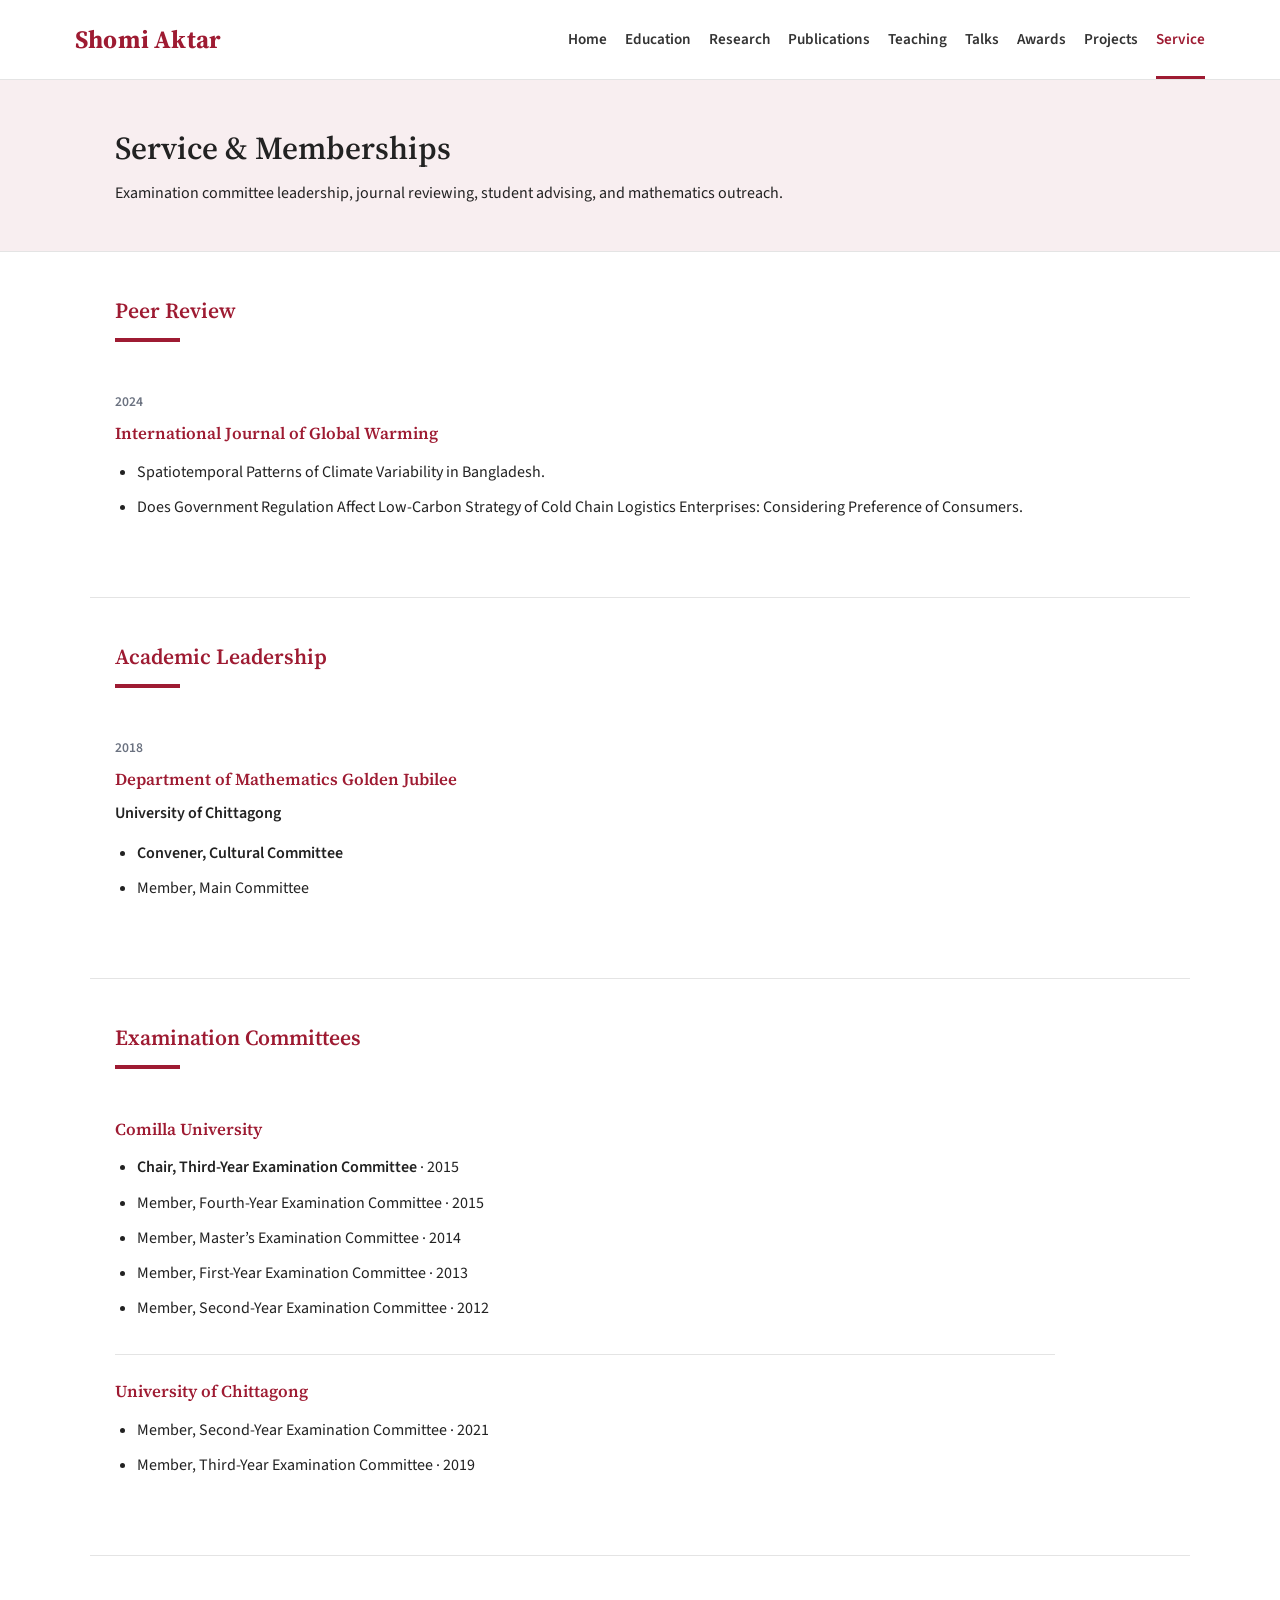
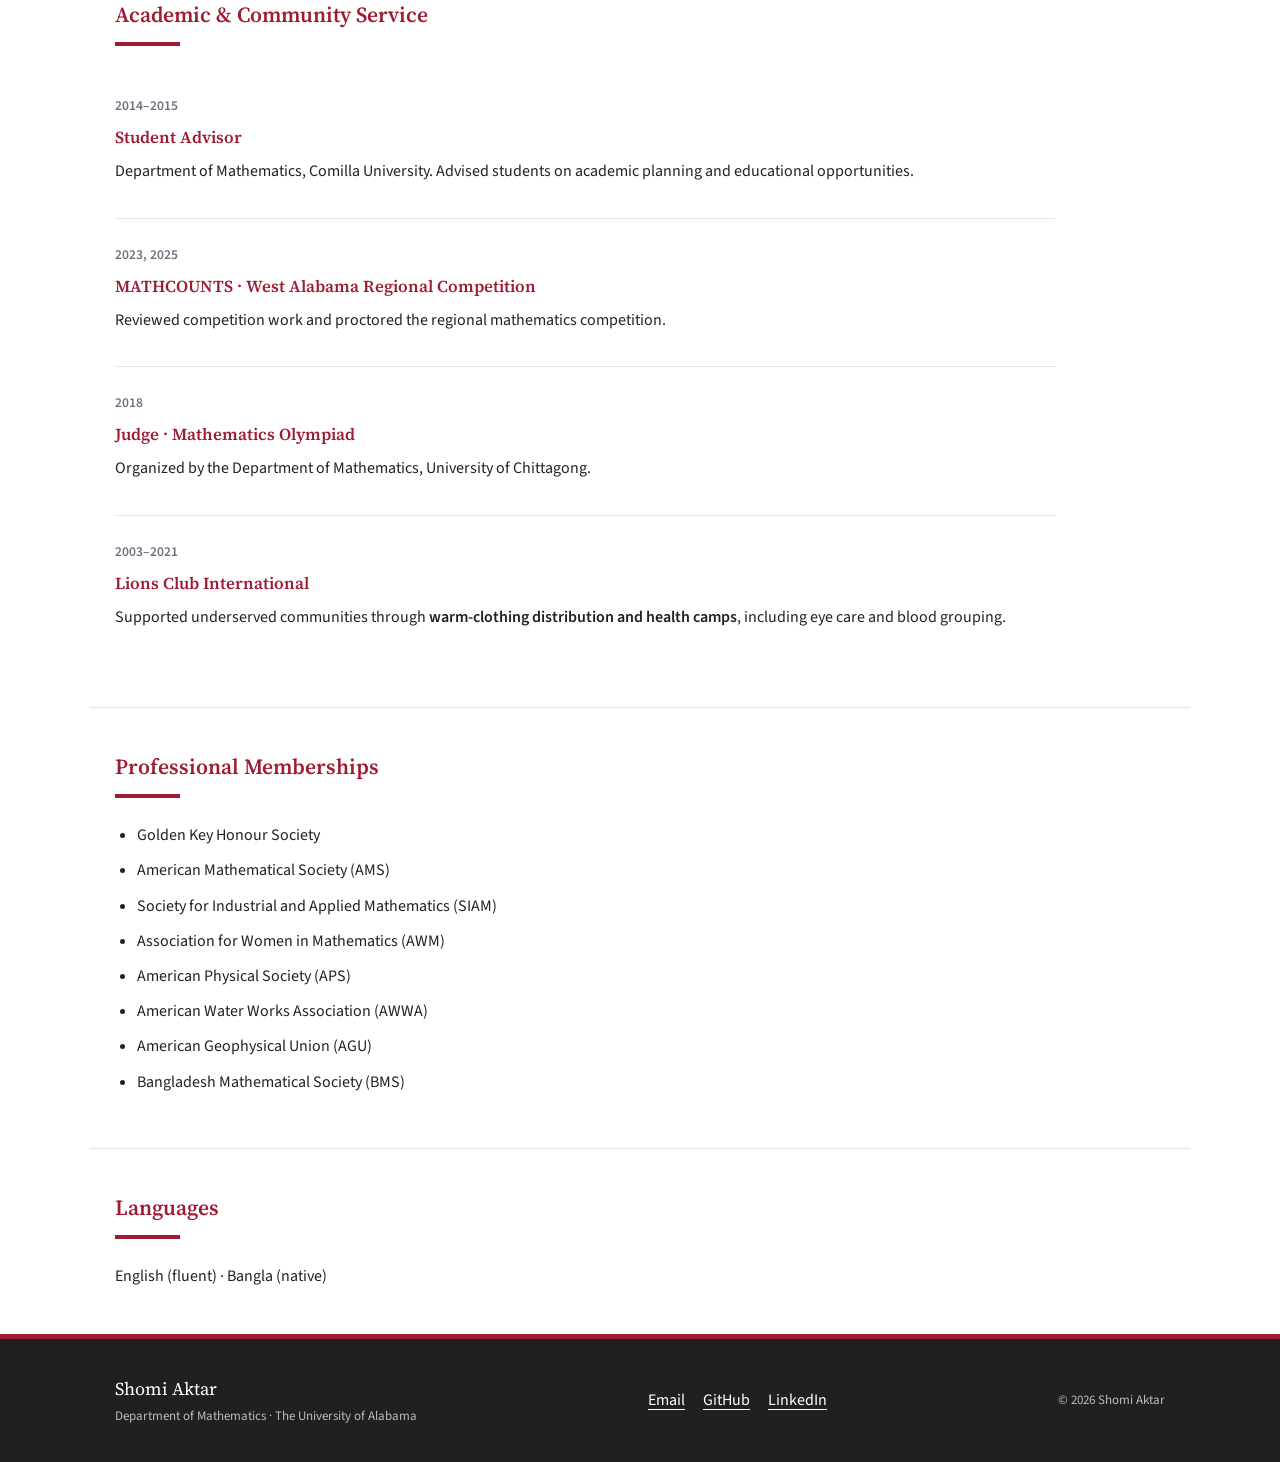
<file: service/index.html>
<!DOCTYPE html>
<html lang="en"><head><meta charset="UTF-8"><meta name="viewport" content="width=device-width, initial-scale=1.0">
<title>Service &amp; Memberships | Shomi Aktar</title><meta name="description" content="Examination committee leadership, journal reviewing, student advising, and mathematics outreach."><link rel="stylesheet" href="/assets/site.css"><link href="https://fonts.googleapis.com/css2?family=Source+Sans+3:wght@400;600;700&amp;family=Source+Serif+4:wght@400;600;700&amp;display=swap" rel="stylesheet">
</head>
<body><a class="skip-link" href="#main">Skip to content</a>
<header><div class="nav-container"><a class="site-name" href="/">Shomi Aktar</a><nav aria-label="Main navigation"><ul><li><a href="/">Home</a></li>
<li><a href="/education/">Education</a></li>
<li><a href="/research/">Research</a></li>
<li><a href="/publications/">Publications</a></li>
<li><a href="/teaching/">Teaching</a></li>
<li><a href="/talks/">Talks</a></li>
<li><a href="/awards/">Awards</a></li>
<li><a href="/projects/">Projects</a></li>
<li><a href="/service/" class="active" aria-current="page">Service</a></li></ul></nav></div></header>
<main id="main"><section class="page-heading"><div class="container"><h1>Service &amp; Memberships</h1><p>Examination committee leadership, journal reviewing, student advising, and mathematics outreach.</p></div></section><section class="container content-section"><h2 class="section-title">Peer Review</h2><div class="title-line"></div><article class="entry"><div class="meta">2024</div><h3>International Journal of Global Warming</h3><ul class="content-list"><li>Spatiotemporal Patterns of Climate Variability in Bangladesh.</li><li>Does Government Regulation Affect Low-Carbon Strategy of Cold Chain Logistics Enterprises: Considering Preference of Consumers.</li></ul></article></section><section class="container content-section"><h2 class="section-title">Academic Leadership</h2><div class="title-line"></div><article class="entry"><div class="meta">2018</div><h3>Department of Mathematics Golden Jubilee</h3><p><strong>University of Chittagong</strong></p><ul class="content-list"><li><strong>Convener, Cultural Committee</strong></li><li>Member, Main Committee</li></ul></article></section><section class="container content-section"><h2 class="section-title">Examination Committees</h2><div class="title-line"></div>
<article class="entry"><h3>Comilla University</h3><ul class="content-list">
<li><strong>Chair, Third-Year Examination Committee</strong> · 2015</li>
<li>Member, Fourth-Year Examination Committee · 2015</li>
<li>Member, Master’s Examination Committee · 2014</li>
<li>Member, First-Year Examination Committee · 2013</li>
<li>Member, Second-Year Examination Committee · 2012</li>
</ul></article>
<article class="entry"><h3>University of Chittagong</h3><ul class="content-list">
<li>Member, Second-Year Examination Committee · 2021</li>
<li>Member, Third-Year Examination Committee · 2019</li>
</ul></article></section><section class="container content-section"><h2 class="section-title">Academic &amp; Community Service</h2><div class="title-line"></div><article class="entry"><div class="meta">2014–2015</div><h3>Student Advisor</h3><p>Department of Mathematics, Comilla University. Advised students on academic planning and educational opportunities.</p></article><article class="entry"><div class="meta">2023, 2025</div><h3>MATHCOUNTS · West Alabama Regional Competition</h3><p>Reviewed competition work and proctored the regional mathematics competition.</p></article><article class="entry"><div class="meta">2018</div><h3>Judge · Mathematics Olympiad</h3><p>Organized by the Department of Mathematics, University of Chittagong.</p></article><article class="entry"><div class="meta">2003–2021</div><h3>Lions Club International</h3><p>Supported underserved communities through <strong>warm-clothing distribution and health camps</strong>, including eye care and blood grouping.</p></article></section><section class="container content-section"><h2 class="section-title">Professional Memberships</h2><div class="title-line"></div><ul class="content-list"><li>Golden Key Honour Society</li><li>American Mathematical Society (AMS)</li><li>Society for Industrial and Applied Mathematics (SIAM)</li><li>Association for Women in Mathematics (AWM)</li><li>American Physical Society (APS)</li><li>American Water Works Association (AWWA)</li><li>American Geophysical Union (AGU)</li><li>Bangladesh Mathematical Society (BMS)</li></ul></section><section class="container content-section"><h2 class="section-title">Languages</h2><div class="title-line"></div><p>English (fluent) · Bangla (native)</p></section></main>
<footer><div class="footer-container"><div><div class="footer-name">Shomi Aktar</div><div class="footer-text">Department of Mathematics · The University of Alabama</div></div><div class="footer-links"><a href="mailto:saktar@crimson.ua.edu">Email</a><a href="https://github.com/Shomi-Aktar">GitHub</a><a href="https://linkedin.com/in/shomi-aktar">LinkedIn</a></div><div class="footer-text">© 2026 Shomi Aktar</div></div></footer>
</body></html>
</file>
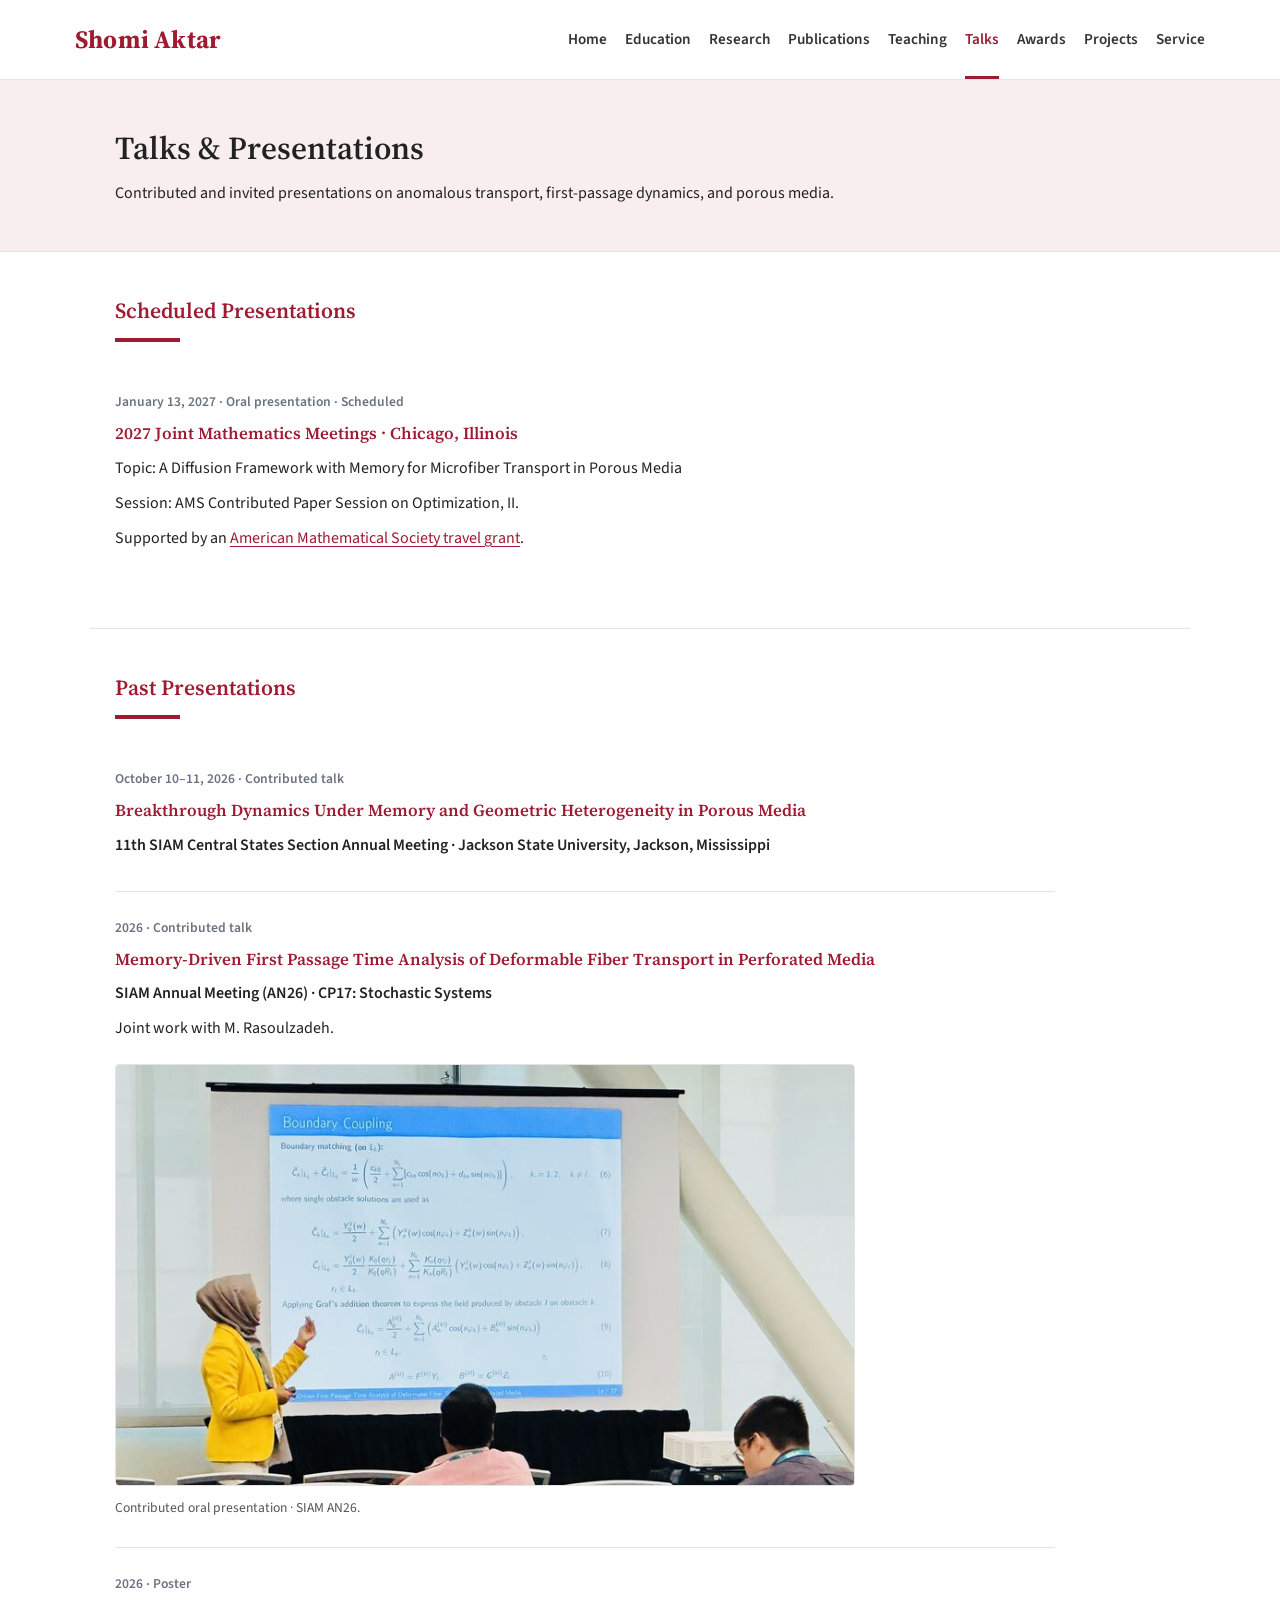
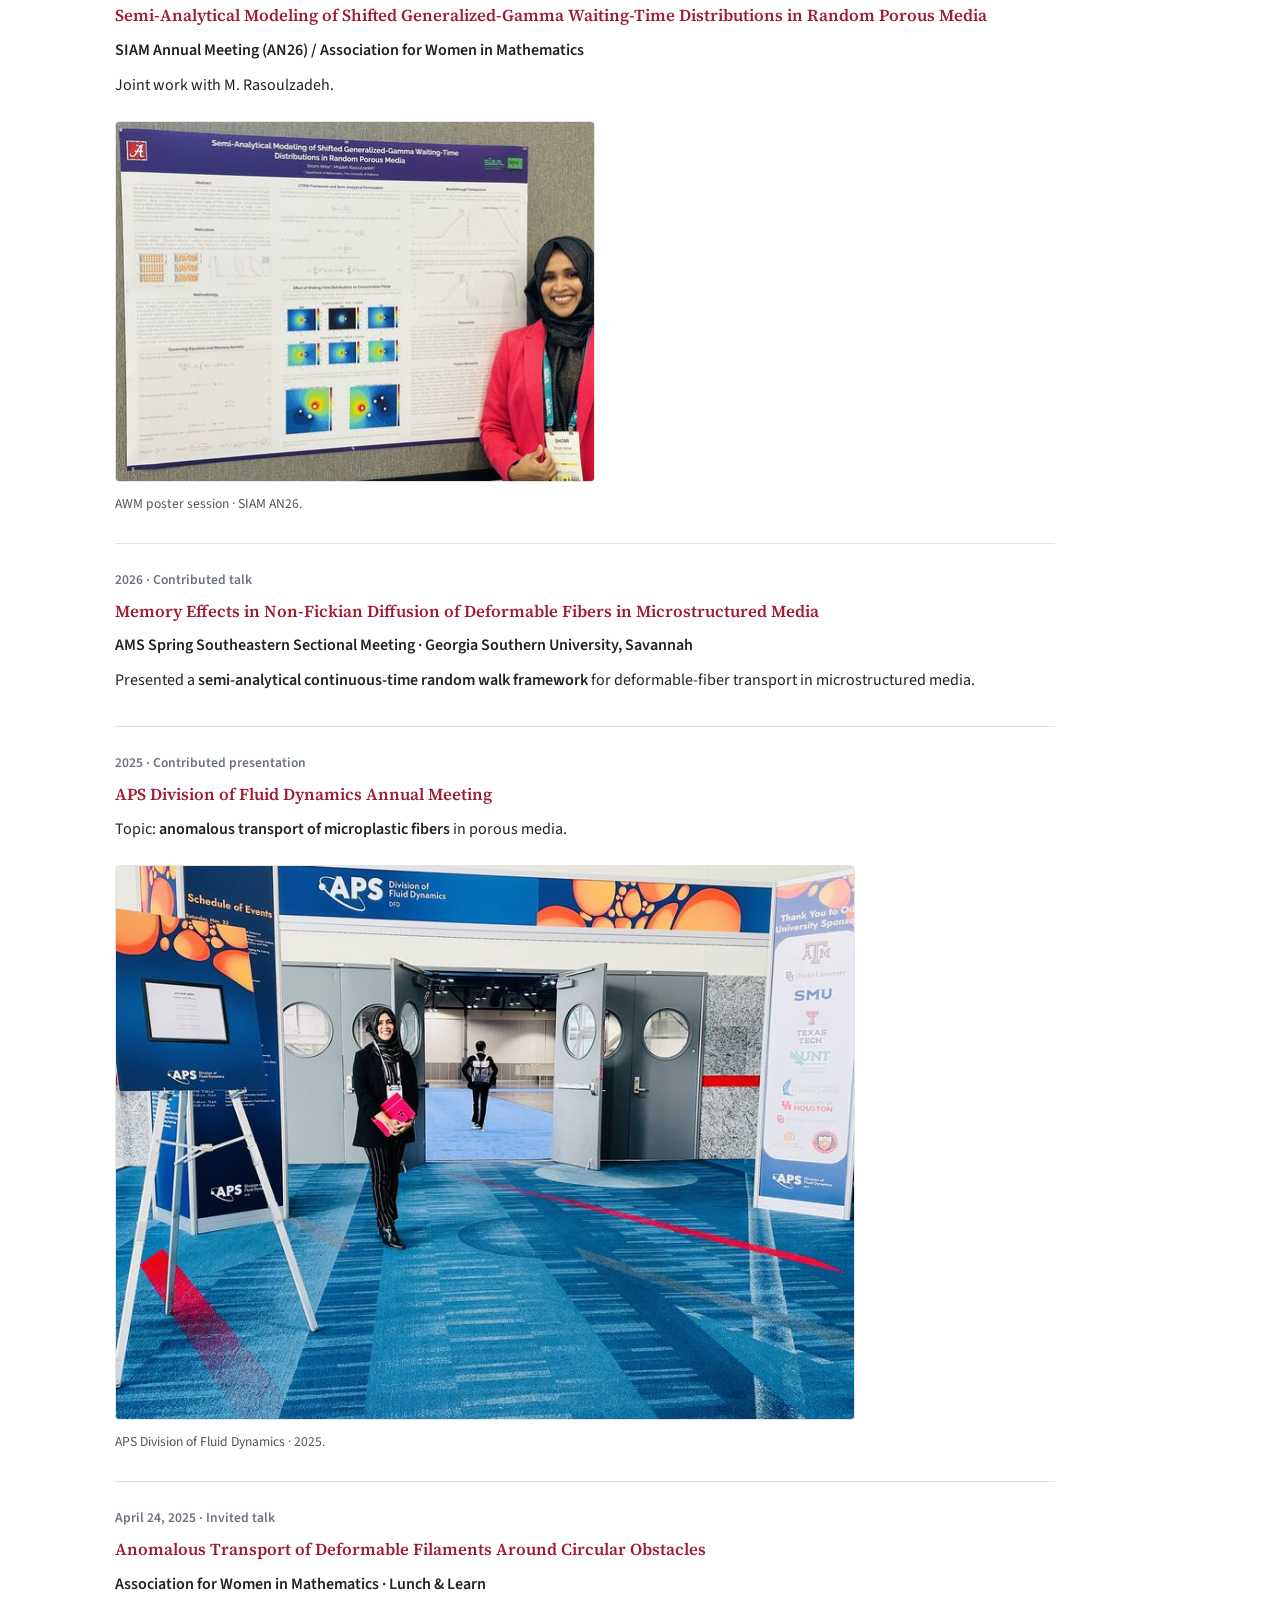
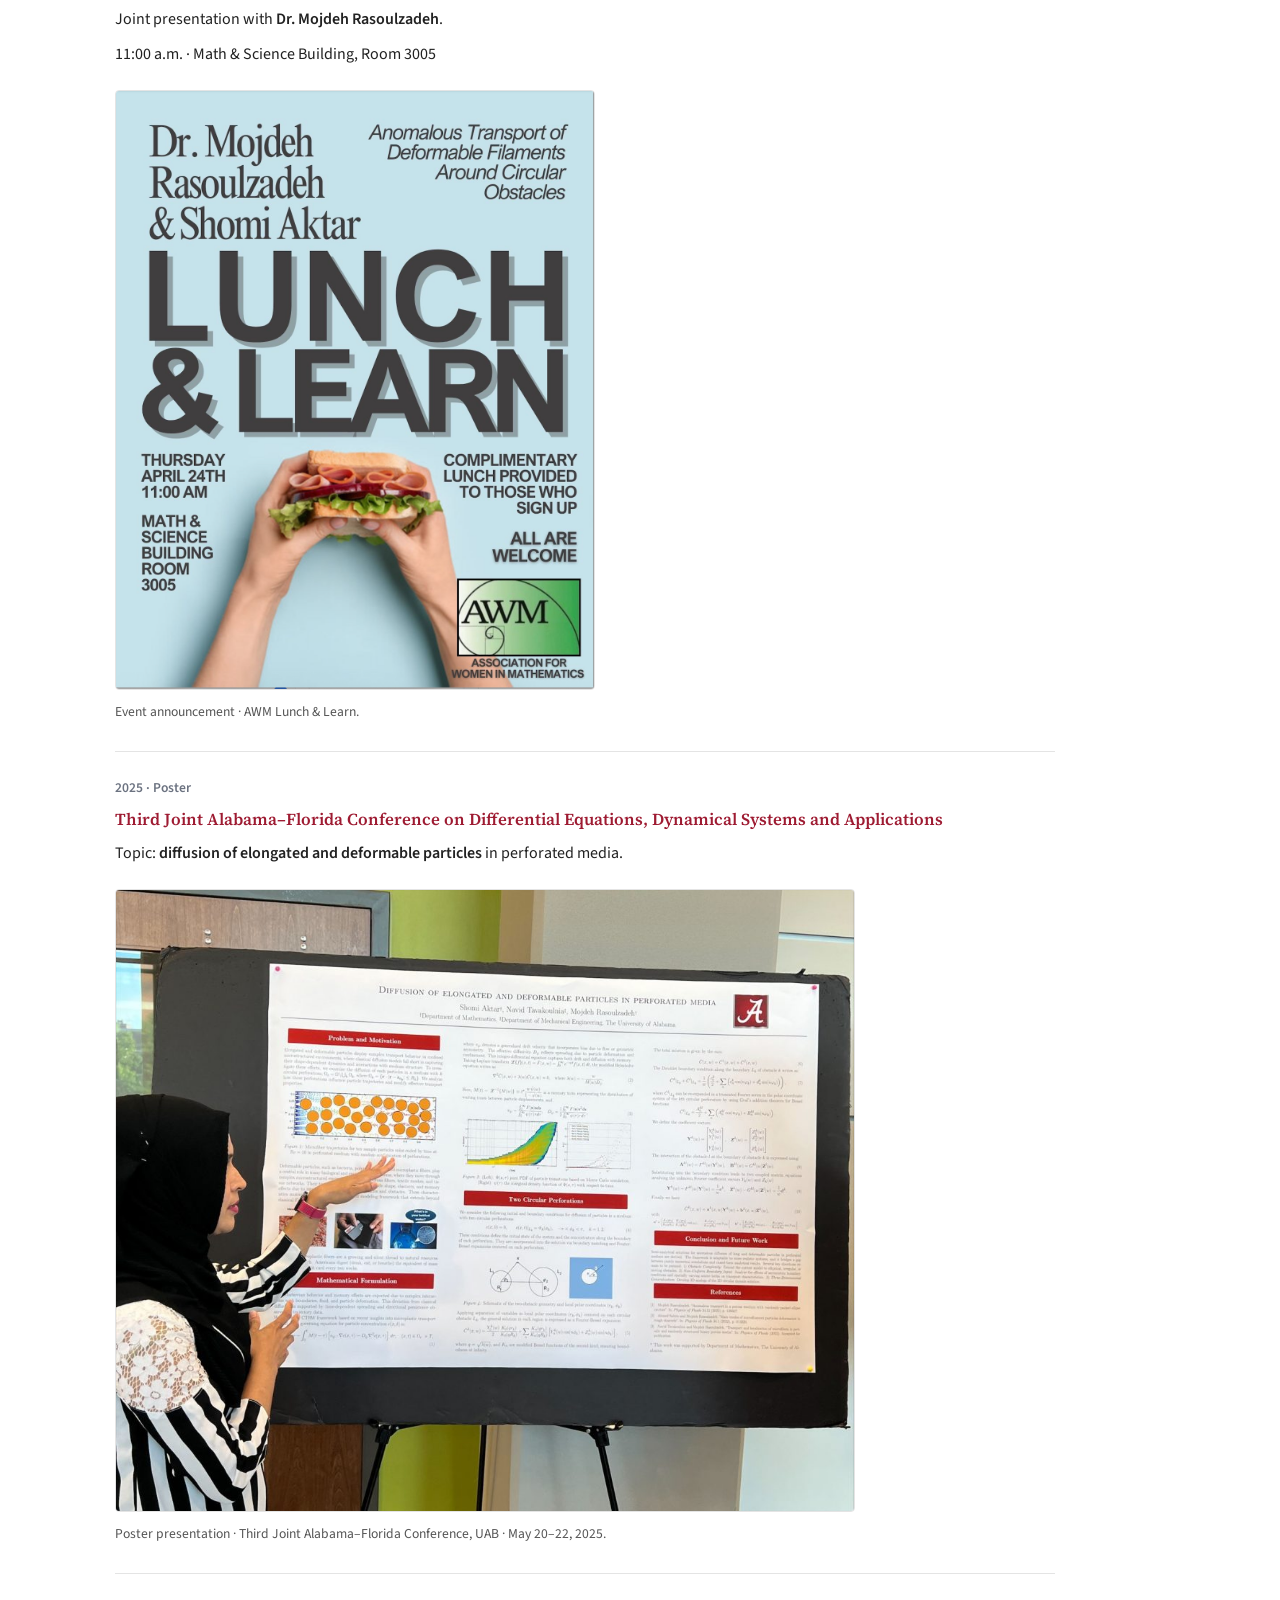
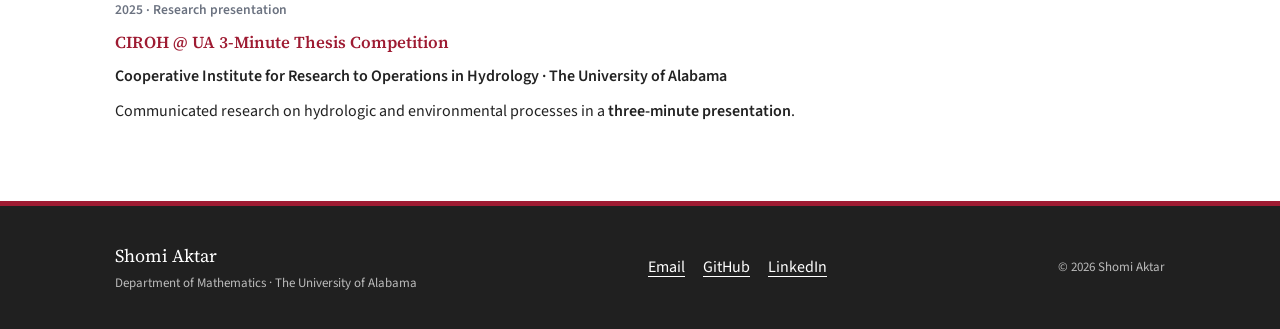
<file: talks/index.html>
<!DOCTYPE html>
<html lang="en"><head><meta charset="UTF-8"><meta name="viewport" content="width=device-width, initial-scale=1.0">
<title>Talks &amp; Presentations | Shomi Aktar</title><meta name="description" content="Contributed and invited presentations on anomalous transport, first-passage dynamics, and porous media."><link rel="stylesheet" href="/assets/site.css"><link href="https://fonts.googleapis.com/css2?family=Source+Sans+3:wght@400;600;700&amp;family=Source+Serif+4:wght@400;600;700&amp;display=swap" rel="stylesheet">
</head>
<body><a class="skip-link" href="#main">Skip to content</a>
<header><div class="nav-container"><a class="site-name" href="/">Shomi Aktar</a><nav aria-label="Main navigation"><ul><li><a href="/">Home</a></li>
<li><a href="/education/">Education</a></li>
<li><a href="/research/">Research</a></li>
<li><a href="/publications/">Publications</a></li>
<li><a href="/teaching/">Teaching</a></li>
<li><a href="/talks/" class="active" aria-current="page">Talks</a></li>
<li><a href="/awards/">Awards</a></li>
<li><a href="/projects/">Projects</a></li>
<li><a href="/service/">Service</a></li></ul></nav></div></header>
<main id="main"><section class="page-heading"><div class="container"><h1>Talks &amp; Presentations</h1><p>Contributed and invited presentations on anomalous transport, first-passage dynamics, and porous media.</p></div></section><section class="container content-section"><h2 class="section-title">Scheduled Presentations</h2><div class="title-line"></div><article class="entry" id="jmm-2027"><div class="meta">January 13, 2027 · <strong>Oral</strong> presentation · Scheduled</div><h3>2027 Joint Mathematics Meetings · Chicago, Illinois</h3><p>Topic: A Diffusion Framework with Memory for Microfiber Transport in Porous Media</p><p>Session: AMS Contributed Paper Session on Optimization, II.</p><p>Supported by an <a href="/awards/#jmm-2027-travel-grant">American Mathematical Society travel grant</a>.</p></article></section><section class="container content-section"><h2 class="section-title">Past Presentations</h2><div class="title-line"></div><article class="entry"><div class="meta">October 10–11, 2026 · Contributed talk</div><h3>Breakthrough Dynamics Under Memory and Geometric Heterogeneity in Porous Media</h3><p><strong>11th SIAM Central States Section Annual Meeting · Jackson State University, Jackson, Mississippi</strong></p></article><article class="entry"><div class="meta">2026 · Contributed talk</div><h3>Memory-Driven First Passage Time Analysis of Deformable Fiber Transport in Perforated Media</h3><p><strong>SIAM Annual Meeting (AN26) · CP17: Stochastic Systems</strong></p><p>Joint work with M. Rasoulzadeh.</p><figure class="talk-photo"><a href="/assets/talks/siam-2026-oral-presentation.jpg"><img src="/assets/talks/siam-2026-oral-presentation.jpg" width="800" height="455" loading="lazy" alt="Shomi Aktar presenting mathematical boundary-coupling equations during her SIAM 2026 oral presentation."></a><figcaption>Contributed oral presentation · SIAM AN26.</figcaption></figure></article><article class="entry"><div class="meta">2026 · Poster</div><h3>Semi-Analytical Modeling of Shifted Generalized-Gamma Waiting-Time Distributions in Random Porous Media</h3><p><strong>SIAM Annual Meeting (AN26) / Association for Women in Mathematics</strong></p><p>Joint work with M. Rasoulzadeh.</p><figure class="talk-photo"><a href="/assets/talks/siam-awm-2026-poster.jpg"><img src="/assets/talks/siam-awm-2026-poster.jpg" width="480" height="360" loading="lazy" alt="Shomi Aktar beside her poster on shifted generalized-gamma waiting-time distributions at the SIAM 2026 AWM poster session."></a><figcaption>AWM poster session · SIAM AN26.</figcaption></figure></article><article class="entry"><div class="meta">2026 · Contributed talk</div><h3>Memory Effects in Non-Fickian Diffusion of Deformable Fibers in Microstructured Media</h3><p><strong>AMS Spring Southeastern Sectional Meeting · Georgia Southern University, Savannah</strong></p><p>Presented a <strong>semi-analytical continuous-time random walk framework</strong> for deformable-fiber transport in microstructured media.</p></article><article class="entry"><div class="meta">2025 · Contributed presentation</div><h3>APS Division of Fluid Dynamics Annual Meeting</h3><p>Topic: <strong>anomalous transport of microplastic fibers</strong> in porous media.</p><figure class="talk-photo"><a href="/assets/talks/aps-dfd-2025.jpg"><img src="/assets/talks/aps-dfd-2025.jpg" width="800" height="600" loading="lazy" alt="Shomi Aktar at the entrance to the 2025 APS Division of Fluid Dynamics meeting."></a><figcaption>APS Division of Fluid Dynamics · 2025.</figcaption></figure></article><article class="entry"><div class="meta">April 24, 2025 · Invited talk</div><h3>Anomalous Transport of Deformable Filaments Around Circular Obstacles</h3><p><strong>Association for Women in Mathematics · Lunch &amp; Learn</strong></p><p>Joint presentation with <strong>Dr. Mojdeh Rasoulzadeh</strong>.</p><p class="detail">11:00 a.m. · Math &amp; Science Building, Room 3005</p><figure class="talk-photo invited-flyer"><a href="/assets/talks/awm-invited-talk-2025.png"><img src="/assets/talks/awm-invited-talk-2025.png" width="1202" height="1502" loading="lazy" alt="AWM Lunch and Learn flyer announcing Dr. Mojdeh Rasoulzadeh and Shomi Aktar presenting Anomalous Transport of Deformable Filaments Around Circular Obstacles on Thursday, April 24 at 11 a.m."></a><figcaption>Event announcement · AWM Lunch &amp; Learn.</figcaption></figure></article><article class="entry"><div class="meta">2025 · Poster</div><h3>Third Joint Alabama–Florida Conference on Differential Equations, Dynamical Systems and Applications</h3><p>Topic: <strong>diffusion of elongated and deformable particles</strong> in perforated media.</p><figure class="talk-photo"><a href="/assets/talks/alabama-florida-2025-poster.jpg"><img src="/assets/talks/alabama-florida-2025-poster.jpg" width="1024" height="862" loading="lazy" alt="Shomi Aktar presenting her poster on diffusion of elongated and deformable particles in perforated media."></a><figcaption>Poster presentation · Third Joint Alabama–Florida Conference, UAB · May 20–22, 2025.</figcaption></figure></article><article class="entry"><div class="meta">2025 · Research presentation</div><h3>CIROH @ UA 3-Minute Thesis Competition</h3><p><strong>Cooperative Institute for Research to Operations in Hydrology · The University of Alabama</strong></p><p>Communicated research on hydrologic and environmental processes in a <strong>three-minute presentation</strong>.</p></article></section></main>
<footer><div class="footer-container"><div><div class="footer-name">Shomi Aktar</div><div class="footer-text">Department of Mathematics · The University of Alabama</div></div><div class="footer-links"><a href="mailto:saktar@crimson.ua.edu">Email</a><a href="https://github.com/Shomi-Aktar">GitHub</a><a href="https://linkedin.com/in/shomi-aktar">LinkedIn</a></div><div class="footer-text">© 2026 Shomi Aktar</div></div></footer>
</body></html>
</file>
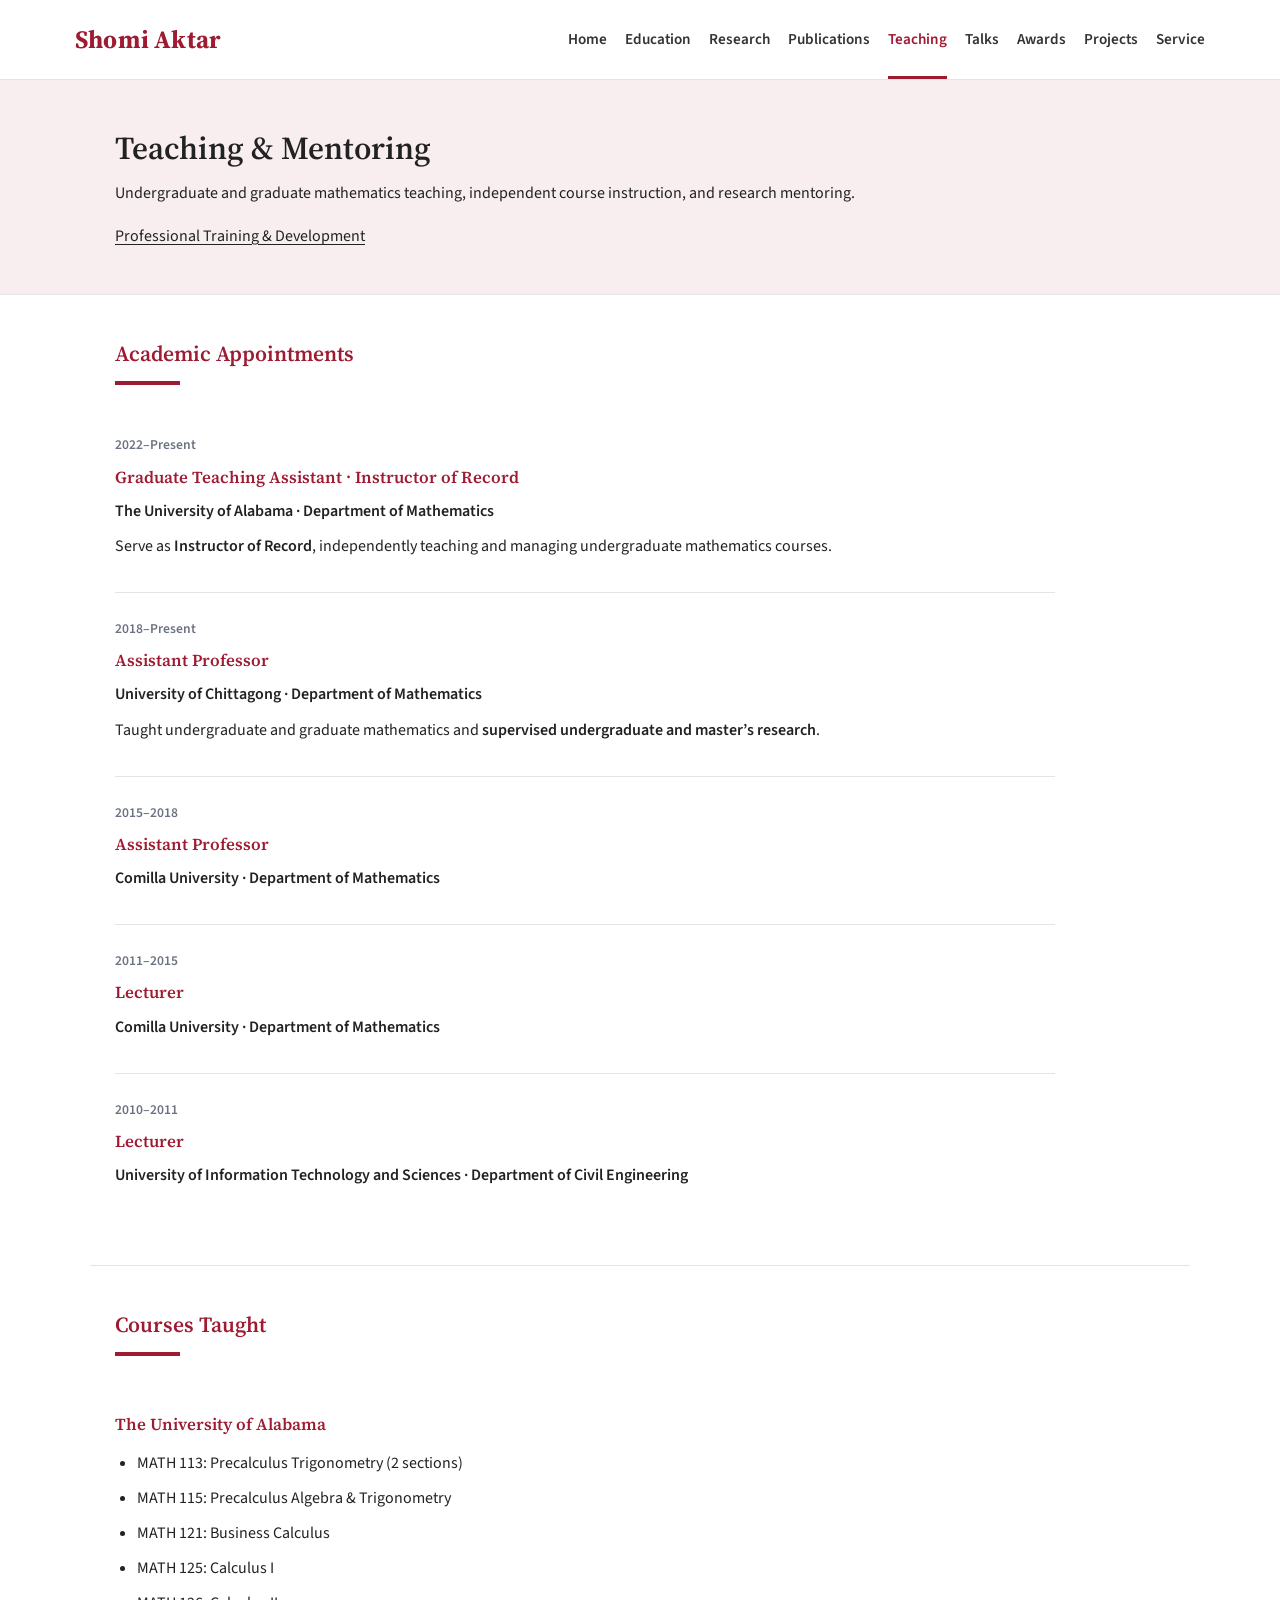
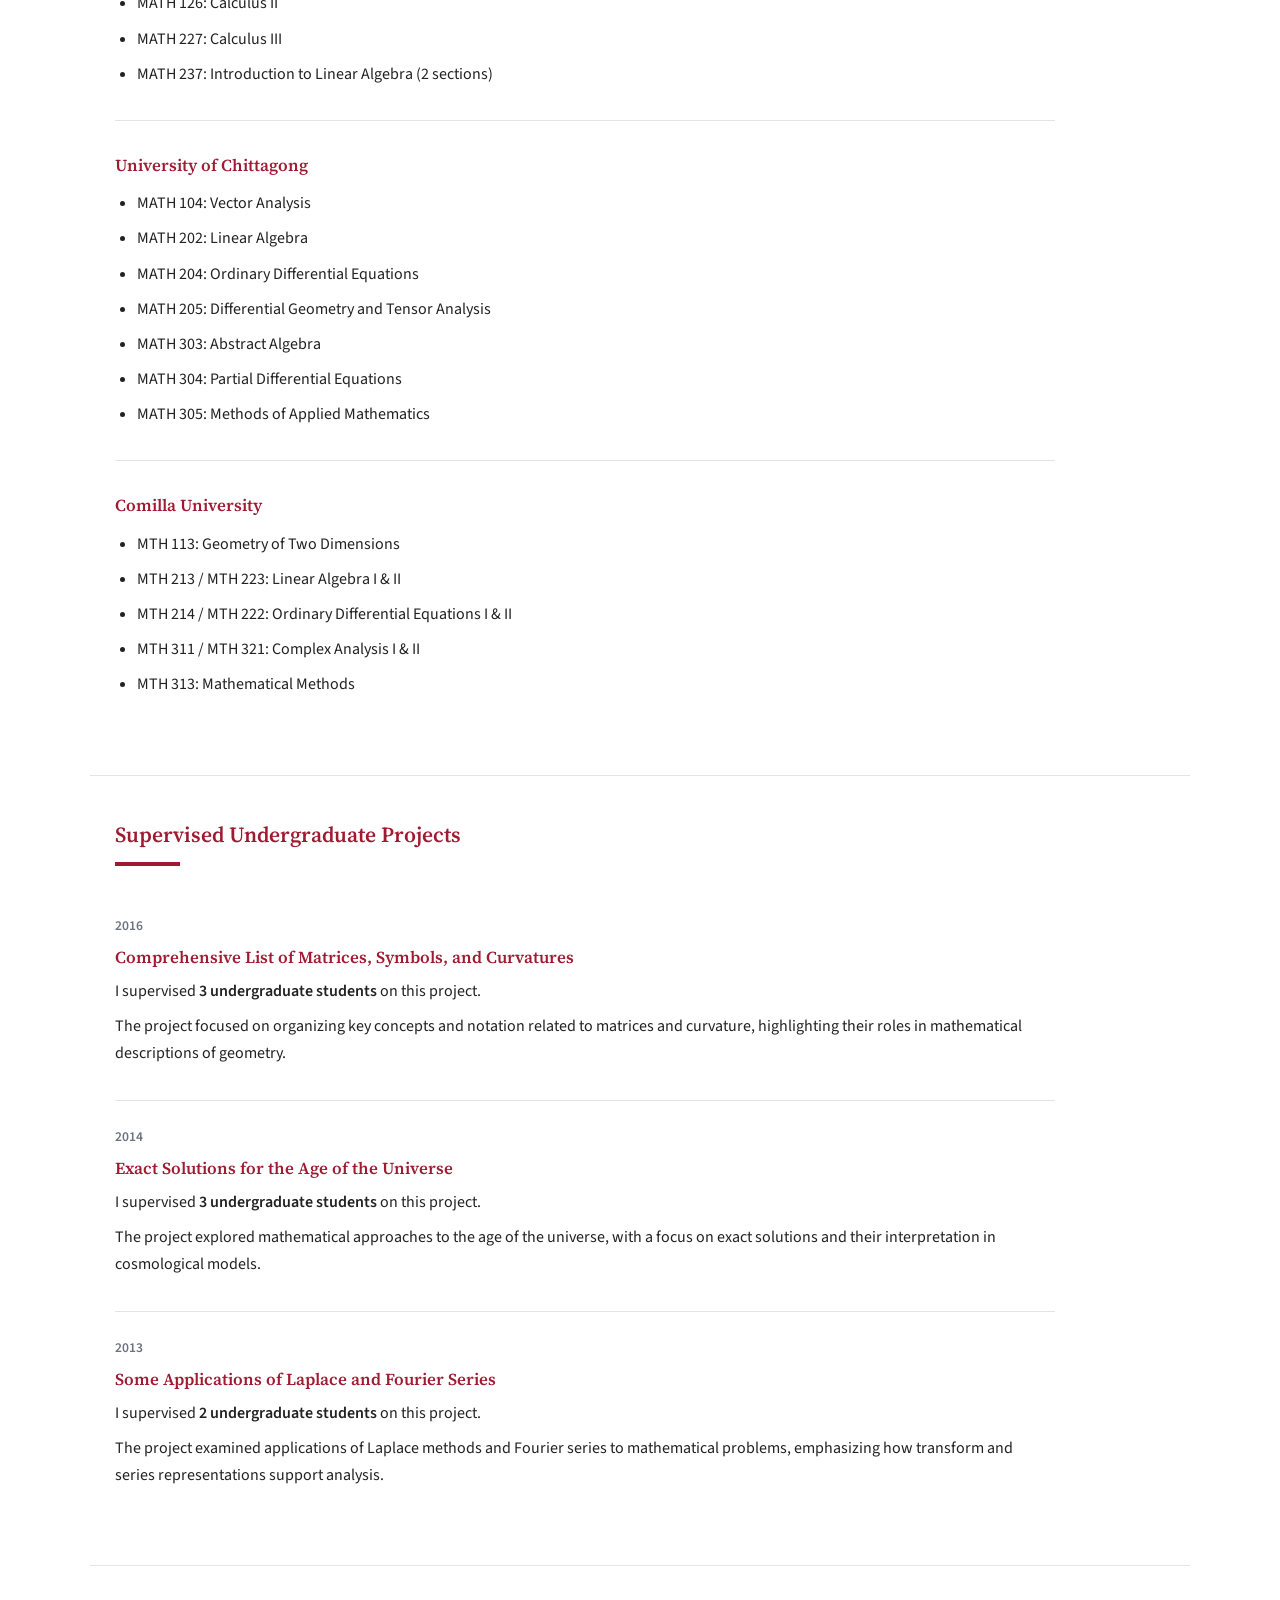
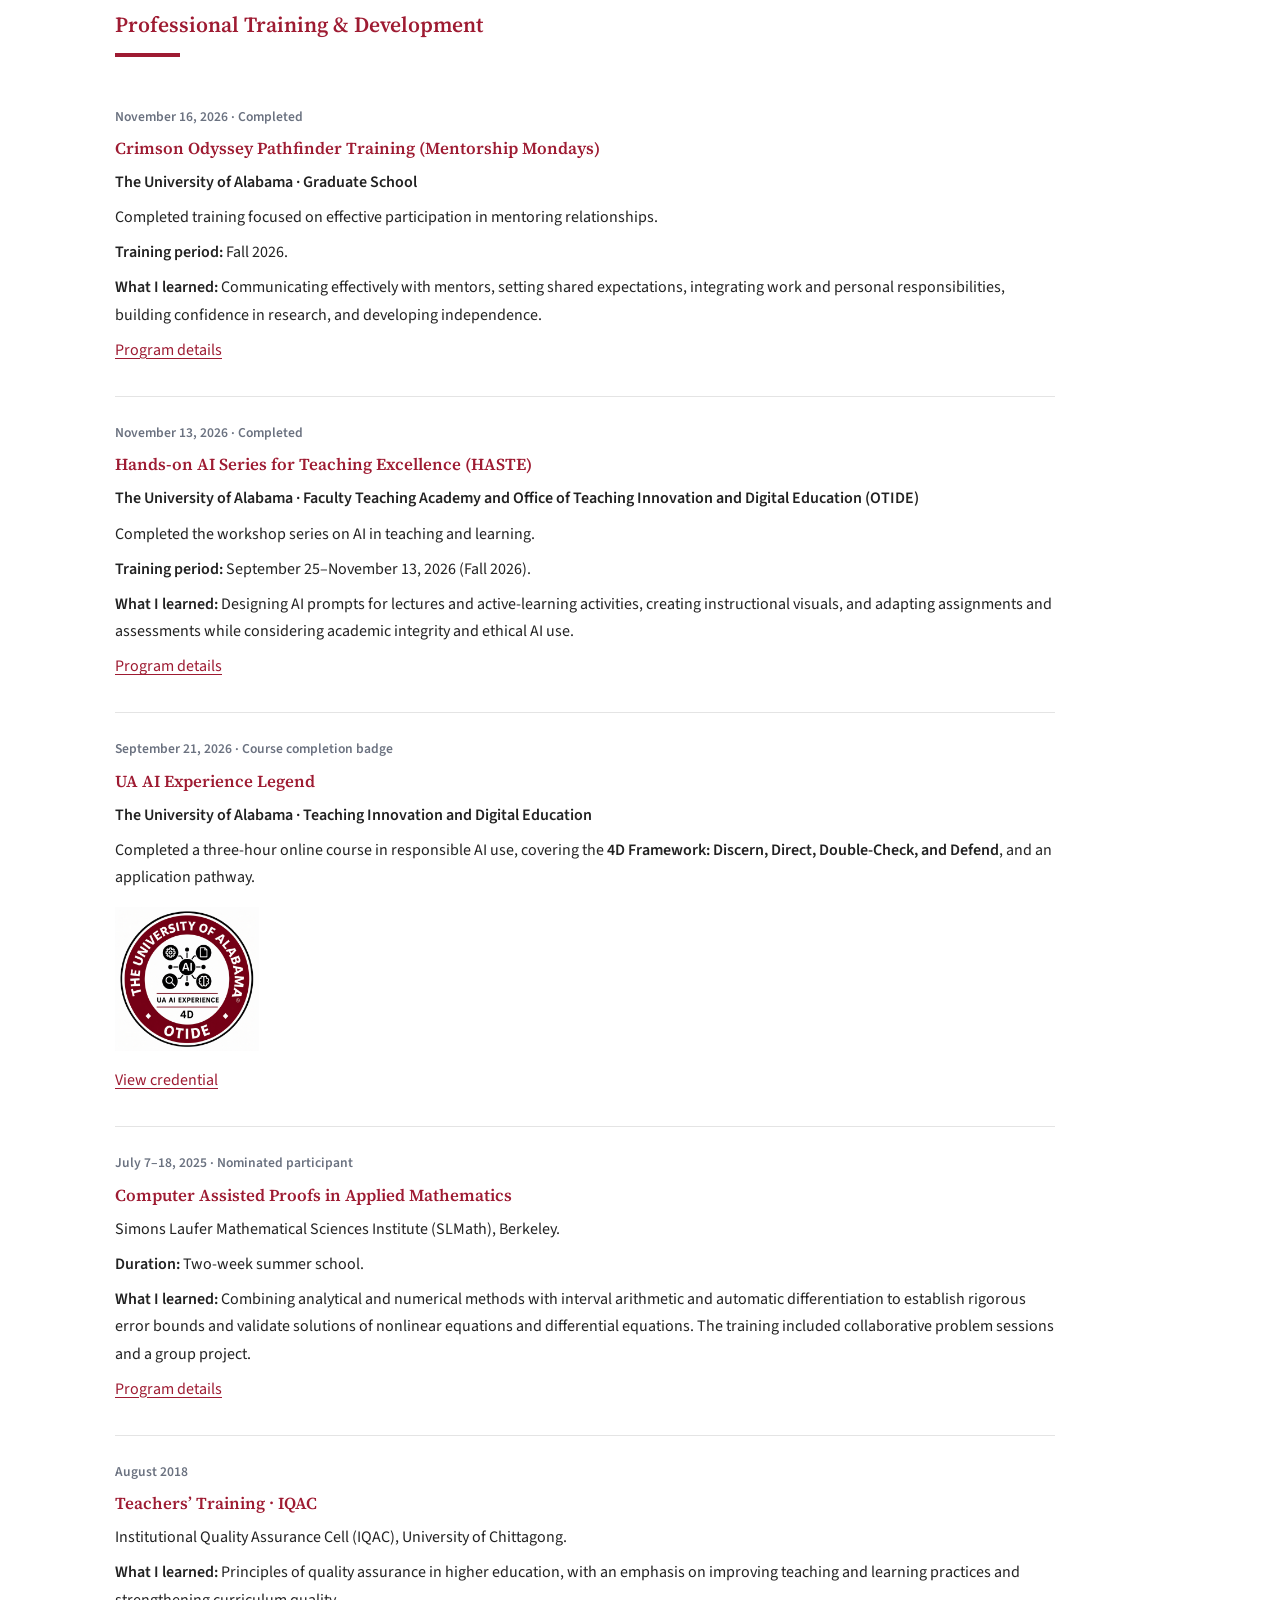
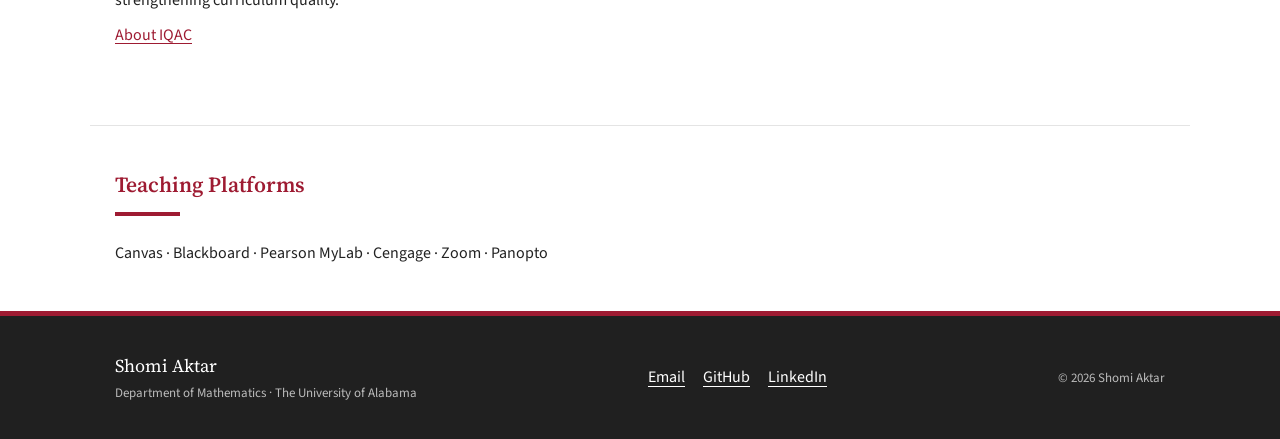
<file: teaching/index.html>
<!DOCTYPE html>
<html lang="en"><head><meta charset="UTF-8"><meta name="viewport" content="width=device-width, initial-scale=1.0">
<title>Teaching &amp; Mentoring | Shomi Aktar</title><meta name="description" content="Undergraduate and graduate mathematics teaching, independent course instruction, and research mentoring."><link rel="stylesheet" href="/assets/site.css"><link href="https://fonts.googleapis.com/css2?family=Source+Sans+3:wght@400;600;700&amp;family=Source+Serif+4:wght@400;600;700&amp;display=swap" rel="stylesheet">
</head>
<body><a class="skip-link" href="#main">Skip to content</a>
<header><div class="nav-container"><a class="site-name" href="/">Shomi Aktar</a><nav aria-label="Main navigation"><ul><li><a href="/">Home</a></li>
<li><a href="/education/">Education</a></li>
<li><a href="/research/">Research</a></li>
<li><a href="/publications/">Publications</a></li>
<li><a href="/teaching/" class="active" aria-current="page">Teaching</a></li>
<li><a href="/talks/">Talks</a></li>
<li><a href="/awards/">Awards</a></li>
<li><a href="/projects/">Projects</a></li>
<li><a href="/service/">Service</a></li></ul></nav></div></header>
<main id="main"><section class="page-heading"><div class="container"><h1>Teaching &amp; Mentoring</h1><p>Undergraduate and graduate mathematics teaching, independent course instruction, and research mentoring.</p><p style="margin-top:16px"><a style="color:inherit" href="#professional-training">Professional Training &amp; Development</a></p></div></section><section class="container content-section"><h2 class="section-title">Academic Appointments</h2><div class="title-line"></div><article class="entry"><div class="meta">2022–Present</div><h3>Graduate Teaching Assistant · Instructor of Record</h3><p><strong>The University of Alabama · Department of Mathematics</strong></p><p>Serve as <strong>Instructor of Record</strong>, independently teaching and managing undergraduate mathematics courses.</p></article><article class="entry"><div class="meta">2018–Present</div><h3>Assistant Professor</h3><p><strong>University of Chittagong · Department of Mathematics</strong></p><p>Taught undergraduate and graduate mathematics and <strong>supervised undergraduate and master’s research</strong>.</p></article><article class="entry"><div class="meta">2015–2018</div><h3>Assistant Professor</h3><p><strong>Comilla University · Department of Mathematics</strong></p></article><article class="entry"><div class="meta">2011–2015</div><h3>Lecturer</h3><p><strong>Comilla University · Department of Mathematics</strong></p></article><article class="entry"><div class="meta">2010–2011</div><h3>Lecturer</h3><p><strong>University of Information Technology and Sciences · Department of Civil Engineering</strong></p></article></section><section class="container content-section"><h2 class="section-title">Courses Taught</h2><div class="title-line"></div><article class="entry"><div class="meta"></div><h3>The University of Alabama</h3><ul class="content-list"><li>MATH 113: Precalculus Trigonometry (2 sections)</li><li>MATH 115: Precalculus Algebra &amp; Trigonometry</li><li>MATH 121: Business Calculus</li><li>MATH 125: Calculus I</li><li>MATH 126: Calculus II</li><li>MATH 227: Calculus III</li><li>MATH 237: Introduction to Linear Algebra (2 sections)</li></ul></article><article class="entry"><div class="meta"></div><h3>University of Chittagong</h3><ul class="content-list"><li>MATH 104: Vector Analysis</li><li>MATH 202: Linear Algebra</li><li>MATH 204: Ordinary Differential Equations</li><li>MATH 205: Differential Geometry and Tensor Analysis</li><li>MATH 303: Abstract Algebra</li><li>MATH 304: Partial Differential Equations</li><li>MATH 305: Methods of Applied Mathematics</li></ul></article><article class="entry"><div class="meta"></div><h3>Comilla University</h3><ul class="content-list"><li>MTH 113: Geometry of Two Dimensions</li><li>MTH 213 / MTH 223: Linear Algebra I &amp; II</li><li>MTH 214 / MTH 222: Ordinary Differential Equations I &amp; II</li><li>MTH 311 / MTH 321: Complex Analysis I &amp; II</li><li>MTH 313: Mathematical Methods</li></ul></article></section><section class="container content-section" id="supervised-projects"><h2 class="section-title">Supervised Undergraduate Projects</h2><div class="title-line"></div><article class="entry"><div class="meta">2016</div><h3>Comprehensive List of Matrices, Symbols, and Curvatures</h3><p>I supervised <strong>3 undergraduate students</strong> on this project.</p><p>The project focused on organizing key concepts and notation related to matrices and curvature, highlighting their roles in mathematical descriptions of geometry.</p></article><article class="entry"><div class="meta">2014</div><h3>Exact Solutions for the Age of the Universe</h3><p>I supervised <strong>3 undergraduate students</strong> on this project.</p><p>The project explored mathematical approaches to the age of the universe, with a focus on exact solutions and their interpretation in cosmological models.</p></article><article class="entry"><div class="meta">2013</div><h3>Some Applications of Laplace and Fourier Series</h3><p>I supervised <strong>2 undergraduate students</strong> on this project.</p><p>The project examined applications of Laplace methods and Fourier series to mathematical problems, emphasizing how transform and series representations support analysis.</p></article></section><section class="container content-section" id="professional-training" style="scroll-margin-top:110px"><h2 class="section-title">Professional Training &amp; Development</h2><div class="title-line"></div><article class="entry" id="crimson-odyssey"><div class="meta">November 16, 2026 · Completed</div><h3>Crimson Odyssey Pathfinder Training (Mentorship Mondays)</h3><p><strong>The University of Alabama · Graduate School</strong></p><p>Completed training focused on effective participation in mentoring relationships.</p><p><strong>Training period:</strong> Fall 2026.</p><p><strong>What I learned:</strong> Communicating effectively with mentors, setting shared expectations, integrating work and personal responsibilities, building confidence in research, and developing independence.</p><p><a href="https://graduate.ua.edu/students/gradacts/mentorship-initiative-3598/" aria-label="Program details for Crimson Odyssey Pathfinder Training (Mentorship Mondays)">Program details</a></p></article><article class="entry" id="haste"><div class="meta">November 13, 2026 · Completed</div><h3>Hands-on AI Series for Teaching Excellence (HASTE)</h3><p><strong>The University of Alabama · Faculty Teaching Academy and Office of Teaching Innovation and Digital Education (OTIDE)</strong></p><p>Completed the workshop series on AI in teaching and learning.</p><p><strong>Training period:</strong> September 25–November 13, 2026 (Fall 2026).</p><p><strong>What I learned:</strong> Designing AI prompts for lectures and active-learning activities, creating instructional visuals, and adapting assignments and assessments while considering academic integrity and ethical AI use.</p><p><a href="https://uateachingacademy.ua.edu/programs-services/generative-ai-teaching-learning-community-haste/" aria-label="Program details for Hands-on AI Series for Teaching Excellence (HASTE)">Program details</a></p></article><article class="entry"><div class="meta">September 21, 2026 · Course completion badge</div><h3 id="ua-ai-experience">UA AI Experience Legend</h3><p><strong>The University of Alabama · Teaching Innovation and Digital Education</strong></p><p>Completed a three-hour online course in responsible AI use, covering the <strong>4D Framework: Discern, Direct, Double-Check, and Defend</strong>, and an application pathway.</p><a href="https://achievementstudio.com/share/hmpewm9x.talent" aria-label="View Shomi Aktar’s UA AI Experience Legend credential"><img src="/education/ua-ai-experience-legend.png" width="144" height="144" loading="lazy" alt="UA AI Experience Legend completion badge" style="width:144px;height:auto;display:block;margin:16px 0;"></a><p><a href="https://achievementstudio.com/share/hmpewm9x.talent">View credential</a></p></article><article class="entry"><div class="meta">July 7–18, 2025 · Nominated participant</div><h3 id="berkeley-workshop">Computer Assisted Proofs in Applied Mathematics</h3><p>Simons Laufer Mathematical Sciences Institute (SLMath), Berkeley.</p><p><strong>Duration:</strong> Two-week summer school.</p><p><strong>What I learned:</strong> Combining analytical and numerical methods with interval arithmetic and automatic differentiation to establish rigorous error bounds and validate solutions of nonlinear equations and differential equations. The training included collaborative problem sessions and a group project.</p><p><a href="https://www.slmath.org/workshops/1107">Program details</a></p></article><article class="entry"><div class="meta">August 2018</div><h3 id="iqac-training">Teachers’ Training · IQAC</h3><p>Institutional Quality Assurance Cell (IQAC), University of Chittagong.</p><p><strong>What I learned:</strong> Principles of quality assurance in higher education, with an emphasis on improving teaching and learning practices and strengthening curriculum quality.</p><p><a href="https://cu.ac.bd/iqac/">About IQAC</a></p></article></section><section class="container content-section"><h2 class="section-title">Teaching Platforms</h2><div class="title-line"></div><p>Canvas · Blackboard · Pearson MyLab · Cengage · Zoom · Panopto</p></section></main>
<footer><div class="footer-container"><div><div class="footer-name">Shomi Aktar</div><div class="footer-text">Department of Mathematics · The University of Alabama</div></div><div class="footer-links"><a href="mailto:saktar@crimson.ua.edu">Email</a><a href="https://github.com/Shomi-Aktar">GitHub</a><a href="https://linkedin.com/in/shomi-aktar">LinkedIn</a></div><div class="footer-text">© 2026 Shomi Aktar</div></div></footer>
</body></html>
</file>
<file: assets/site.css>
/* =========================================================
       BASIC SETTINGS
       ========================================================= */

    :root {
      --crimson: #9E1B32;
      --dark-crimson: #7A1126;
      --light-crimson: #F8EEF0;
      --black: #181818;
      --dark-gray: #444444;
      --gray: #6B7280;
      --light-gray: #F6F6F6;
      --border: #E4E4E4;
      --white: #FFFFFF;
    }

    * {
      box-sizing: border-box;
      margin: 0;
      padding: 0;
    }

    html {
      scroll-behavior: smooth;
    }

    body {
      font-family:
        -apple-system,
        BlinkMacSystemFont,
        "Segoe UI",
        Roboto,
        Helvetica,
        Arial,
        sans-serif;

      color: var(--black);
      background: var(--white);
      line-height: 1.7;
    }

    a {
      color: var(--crimson);
      text-decoration: none;
    }

    a:hover {
      color: var(--dark-crimson);
    }


    /* =========================================================
       NAVIGATION
       ========================================================= */

    header {
      background: var(--white);
      border-bottom: 1px solid var(--border);
      position: sticky;
      top: 0;
      z-index: 1000;
    }

    .nav-container {
      max-width: 1180px;
      margin: auto;
      padding: 0 25px;

      display: flex;
      align-items: center;
      justify-content: space-between;

      min-height: 76px;
    }

    .site-name {
      font-family: Georgia, "Times New Roman", serif;
      font-size: 25px;
      font-weight: 700;
      color: var(--crimson);
      letter-spacing: 0.2px;
    }

    nav ul {
      display: flex;
      align-items: center;
      gap: 27px;
      list-style: none;
    }

    nav a {
      color: #333333;
      font-size: 15px;
      font-weight: 600;
      padding: 27px 0 23px;
      border-bottom: 3px solid transparent;
    }

    nav a:hover,
    nav a.active {
      color: var(--crimson);
      border-bottom-color: var(--crimson);
    }


    /* =========================================================
       HERO
       ========================================================= */

    .hero {
      background:
        linear-gradient(
          110deg,
          #ffffff 0%,
          #ffffff 55%,
          #faf3f4 100%
        );

      border-bottom: 1px solid var(--border);
    }

    .hero-container {
      max-width: 1180px;
      margin: auto;
      padding: 85px 25px 80px;

      display: grid;
      grid-template-columns: 1.45fr 0.75fr;
      gap: 80px;
      align-items: center;
    }

    .eyebrow {
      color: var(--crimson);
      font-size: 14px;
      font-weight: 700;
      text-transform: uppercase;
      letter-spacing: 2px;
      margin-bottom: 14px;
    }

    .hero h1 {
      font-family: Georgia, "Times New Roman", serif;
      font-size: 58px;
      line-height: 1.08;
      margin-bottom: 13px;
      color: #151515;
    }

    .hero h2 {
      font-size: 22px;
      font-weight: 500;
      color: var(--dark-gray);
      margin-bottom: 6px;
    }

    .university {
      color: var(--crimson);
      font-size: 18px;
      font-weight: 600;
      margin-bottom: 27px;
    }

    .research-line {
      font-family: Georgia, "Times New Roman", serif;
      font-size: 22px;
      line-height: 1.55;
      color: #333333;
      max-width: 730px;
      margin-bottom: 30px;
    }

    .hero-buttons {
      display: flex;
      gap: 13px;
      flex-wrap: wrap;
    }

    .button {
      display: inline-block;
      padding: 11px 20px;
      border-radius: 4px;
      font-size: 14px;
      font-weight: 650;
      transition: 0.2s;
    }

    .button-primary {
      background: var(--crimson);
      color: var(--white);
      border: 1px solid var(--crimson);
    }

    .button-primary:hover {
      background: var(--dark-crimson);
      border-color: var(--dark-crimson);
      color: var(--white);
    }

    .button-secondary {
      background: var(--white);
      color: var(--crimson);
      border: 1px solid var(--crimson);
    }

    .button-secondary:hover {
      background: var(--light-crimson);
      color: var(--dark-crimson);
    }


    /* =========================================================
       PROFILE PHOTO
       ========================================================= */

    .photo-area {
      text-align: center;
    }

    .profile-photo {
      width: 300px;
      height: 360px;
      object-fit: cover;
      object-position: center;
      border-radius: 6px;
      box-shadow: 0 12px 35px rgba(0, 0, 0, 0.13);
      border-bottom: 6px solid var(--crimson);
      background: #eeeeee;
    }


    /* =========================================================
       MAIN CONTENT
       ========================================================= */

    .container {
      max-width: 1100px;
      margin: auto;
      padding: 72px 25px;
    }

    .section-title {
      font-family: Georgia, "Times New Roman", serif;
      font-size: 34px;
      margin-bottom: 12px;
      color: #191919;
    }

    .title-line {
      width: 65px;
      height: 4px;
      background: var(--crimson);
      margin-bottom: 30px;
    }

    .about-grid {
      display: grid;
      grid-template-columns: 1.55fr 0.75fr;
      gap: 75px;
    }

 .about-text p {
  font-size: 17px;
  color: #3f3f3f;
  margin-bottom: 18px;
  line-height: 1.7;
  text-align: justify;
  text-justify: inter-word;
  hyphens: none;
  -webkit-hyphens: none;
  word-break: normal;
  overflow-wrap: normal;
}

    /* =========================================================
       CURRENT POSITION BOX
       ========================================================= */

    .info-box {
      background: var(--light-gray);
      border-top: 4px solid var(--crimson);
      padding: 27px;
      align-self: start;
    }

    .info-box h3 {
      font-family: Georgia, "Times New Roman", serif;
      font-size: 21px;
      margin-bottom: 18px;
    }

    .info-item {
      margin-bottom: 16px;
    }

    .info-label {
      display: block;
      font-size: 12px;
      color: var(--gray);
      font-weight: 700;
      text-transform: uppercase;
      letter-spacing: 1px;
    }

    .info-value {
      font-size: 15px;
      color: #333333;
    }


    /* =========================================================
       RESEARCH AREAS
       ========================================================= */

    .research-section {
      background: var(--light-gray);
      border-top: 1px solid var(--border);
      border-bottom: 1px solid var(--border);
    }

    .research-grid {
      display: grid;
      grid-template-columns: repeat(3, 1fr);
      gap: 22px;
      margin-top: 15px;
    }

    .research-card {
      background: var(--white);
      padding: 28px 25px;
      border: 1px solid var(--border);
      border-top: 3px solid var(--crimson);
      min-height: 170px;
      transition: 0.2s;
    }

    .research-card:hover {
      transform: translateY(-3px);
      box-shadow: 0 8px 25px rgba(0,0,0,0.07);
    }

    .research-card h3 {
      color: var(--crimson);
      font-family: Georgia, "Times New Roman", serif;
      font-size: 20px;
      margin-bottom: 10px;
    }

    .research-card p {
      color: #555555;
      font-size: 15px;
    }


    /* =========================================================
       QUICK LINKS
       ========================================================= */

    .quick-links {
      display: grid;
      grid-template-columns: repeat(4, 1fr);
      gap: 18px;
      margin-top: 30px;
    }

    .quick-link {
      display: block;
      border: 1px solid var(--border);
      padding: 23px;
      color: #222222;
      transition: 0.2s;
    }

    .quick-link:hover {
      border-color: var(--crimson);
      background: var(--light-crimson);
    }

    .quick-link strong {
      display: block;
      color: var(--crimson);
      font-family: Georgia, "Times New Roman", serif;
      font-size: 18px;
      margin-bottom: 4px;
    }

    .quick-link span {
      font-size: 13px;
      color: var(--gray);
    }


    /* =========================================================
       FOOTER
       ========================================================= */

    footer {
      background: #202020;
      color: #dddddd;
      border-top: 5px solid var(--crimson);
    }

    .footer-container {
      max-width: 1100px;
      margin: auto;
      padding: 35px 25px;

      display: flex;
      justify-content: space-between;
      align-items: center;
      gap: 30px;
    }

    .footer-name {
      font-family: Georgia, "Times New Roman", serif;
      font-size: 18px;
      color: var(--white);
    }

    .footer-text {
      font-size: 13px;
      color: #bbbbbb;
    }


    /* =========================================================
       MOBILE
       ========================================================= */

    @media (max-width: 900px) {

      .nav-container {
        flex-direction: column;
        padding-top: 17px;
      }

      nav ul {
        gap: 15px;
        flex-wrap: wrap;
        justify-content: center;
      }

      nav a {
        padding: 12px 0;
      }

      .hero-container {
        grid-template-columns: 1fr;
        text-align: center;
        gap: 45px;
      }

      .hero h1 {
        font-size: 45px;
      }

      .research-line {
        margin-left: auto;
        margin-right: auto;
      }

      .hero-buttons {
        justify-content: center;
      }

      .about-grid {
        grid-template-columns: 1fr;
      }

      .research-grid {
        grid-template-columns: 1fr;
      }

      .quick-links {
        grid-template-columns: 1fr 1fr;
      }
    }

    @media (max-width: 560px) {

      .hero h1 {
        font-size: 38px;
      }

      .profile-photo {
        width: 250px;
        height: 310px;
      }

      .quick-links {
        grid-template-columns: 1fr;
      }

      .footer-container {
        flex-direction: column;
        text-align: center;
      }
    }
.highlight-list {
  margin: 8px 0 0 18px;
  padding: 0;
  font-size: 15px;
  line-height: 1.65;
  color: #333333;
}

.highlight-list li {
  margin-bottom: 4px;
  padding-left: 3px;
}

.highlight-list li::marker {
  color: #9E1B32;
}
    
  
/* Content updates: retain the site's crimson palette and serif headings. */
.nav-container { gap:24px; }
nav ul { gap:18px; }
nav a { display:block; font-size:14px; }
.page-heading { background:var(--light-crimson); border-bottom:1px solid var(--border); }
.page-heading .container { padding-top:48px; padding-bottom:44px; }
.page-heading h1 { font:700 44px/1.2 Georgia,serif; margin-bottom:12px; }
.page-heading p { max-width:780px; color:var(--dark-gray); font-size:18px; }
.content-section { padding-top:44px; padding-bottom:44px; }
.content-section + .content-section { border-top:1px solid var(--border); }
.entry { padding:24px 0; border-bottom:1px solid var(--border); max-width:940px; }
.entry:last-child { border-bottom:0; }
.entry h3 { font:700 23px/1.4 Georgia,serif; color:var(--crimson); margin-bottom:8px; }
.entry p { margin:8px 0; }
.entry ul,.content-list { padding-left:22px; margin-top:12px; }
.entry li,.content-list li { margin-bottom:8px; }
.meta { color:var(--gray); font-size:14px; font-weight:600; margin-bottom:8px; }
.detail { color:var(--dark-gray); }
.status { display:inline-block; padding:3px 10px; border:1px solid #dcbfc5; background:var(--light-crimson); color:var(--dark-crimson); border-radius:4px; font-size:13px; font-weight:600; }
.skills-grid { display:grid; grid-template-columns:repeat(2,minmax(0,1fr)); gap:24px; }
.skills-grid article { padding:24px; background:var(--light-gray); border-top:3px solid var(--crimson); }
.skills-grid h3 { margin-bottom:10px; }
.about-text p { text-align:left; }
.hero-container { padding-top:64px; padding-bottom:60px; }
.hero h2 { font-size:21px; }
.hero-summary { font-size:20px; color:#444; max-width:680px; margin:24px 0; }
.footer-links { display:flex; gap:18px; flex-wrap:wrap; }
.footer-links a { color:#fff; text-decoration:underline; text-underline-offset:4px; }
main a:not(.button):not(.quick-link) { text-decoration:underline; text-underline-offset:3px; }
a:focus-visible { outline:3px solid var(--crimson); outline-offset:5px; }
.skip-link { position:absolute; top:-80px; left:10px; background:white; padding:10px; z-index:2000; }
.skip-link:focus { top:10px; }
@media(max-width:1100px) { .nav-container { flex-direction:column; gap:0; padding-top:12px; } nav ul { flex-wrap:wrap; justify-content:center; gap:0 18px; } nav a { padding:10px 0; } }
@media(max-width:600px) { header { position:static; } .skills-grid { grid-template-columns:1fr; } .container { padding-left:22px; padding-right:22px; } .page-heading h1 { font-size:34px; } .entry h3 { font-size:21px; } .hero-container { padding-top:40px; padding-bottom:40px; } .hero-summary { font-size:18px; } }

/* Typography based on the reference; preserve existing page grids and colors. */
html { font-size:16px; }
body { font-family:"Source Sans 3",Arial,sans-serif; font-size:1rem; line-height:1.7; color:#222; }
h1,h2,h3,.site-name,.footer-name,.section-title,.research-card h3,.quick-link strong,.entry h3,.page-heading h1 { font-family:"Source Serif 4",Georgia,serif; }
.hero h1,.page-heading h1 { font-family:"Source Serif 4",Georgia,serif; font-size:2rem; font-weight:600; line-height:1.25; }
.hero h2,.university { font-family:"Source Sans 3",Arial,sans-serif; font-size:1rem; }
.section-title { font-size:1.35rem; font-weight:600; line-height:1.4; color:var(--crimson); }
.entry h3,.research-card h3,.info-box h3,.quick-link strong { font-size:1.05rem; line-height:1.5; font-weight:600; }
.about-text p,.page-heading p,.entry p,.research-card p,.hero-summary,.content-list { font-size:1rem; line-height:1.7; color:#222; text-align:left; }
.about-text p { margin-bottom:14px; }
strong,b { font-weight:600; }
nav a { font-size:.95rem; font-weight:600; }
.info-value,.quick-link span,.meta { font-size:.85rem; }
.info-box { margin-top:0; }
.info-label { font-size:.82rem; letter-spacing:.5px; }
.hero-container { padding-top:85px; padding-bottom:80px; }
.research-card { min-height:170px; }
.title-line { margin-bottom:24px; }
@media(max-width:600px) { .hero h1,.page-heading h1 { font-size:2rem; } .hero-container { padding-top:40px; padding-bottom:40px; } .entry h3 { font-size:1.05rem; } }

/* Research figures retain their original aspect ratios and complete axes. */
.research-figure { margin:28px 0 36px; padding:20px; border:1px solid var(--border); background:#fff; }
.research-figure img { display:block; width:100%; height:auto; object-fit:contain; }
.research-figure figcaption { font-size:.9rem; line-height:1.65; color:#444; margin-top:16px; }
.channel-figure { display:grid; grid-template-columns:minmax(0,1fr) minmax(0,1fr); align-items:center; gap:32px; }
.channel-figure img { max-height:650px; }
.channel-figure figcaption { margin:0; }
@media(max-width:650px) { .research-figure { padding:12px; } .channel-figure { grid-template-columns:1fr; gap:16px; } }

.talk-photo { margin:22px 0 4px; max-width:740px; }
.talk-photo img { display:block; width:100%; height:auto; border:1px solid var(--border); border-radius:4px; }
.talk-photo figcaption { font-size:.85rem; color:#555; margin-top:10px; }
.talk-photo:has(img[width="480"]) { max-width:480px; }

.invited-flyer { max-width:480px; }
</file>
